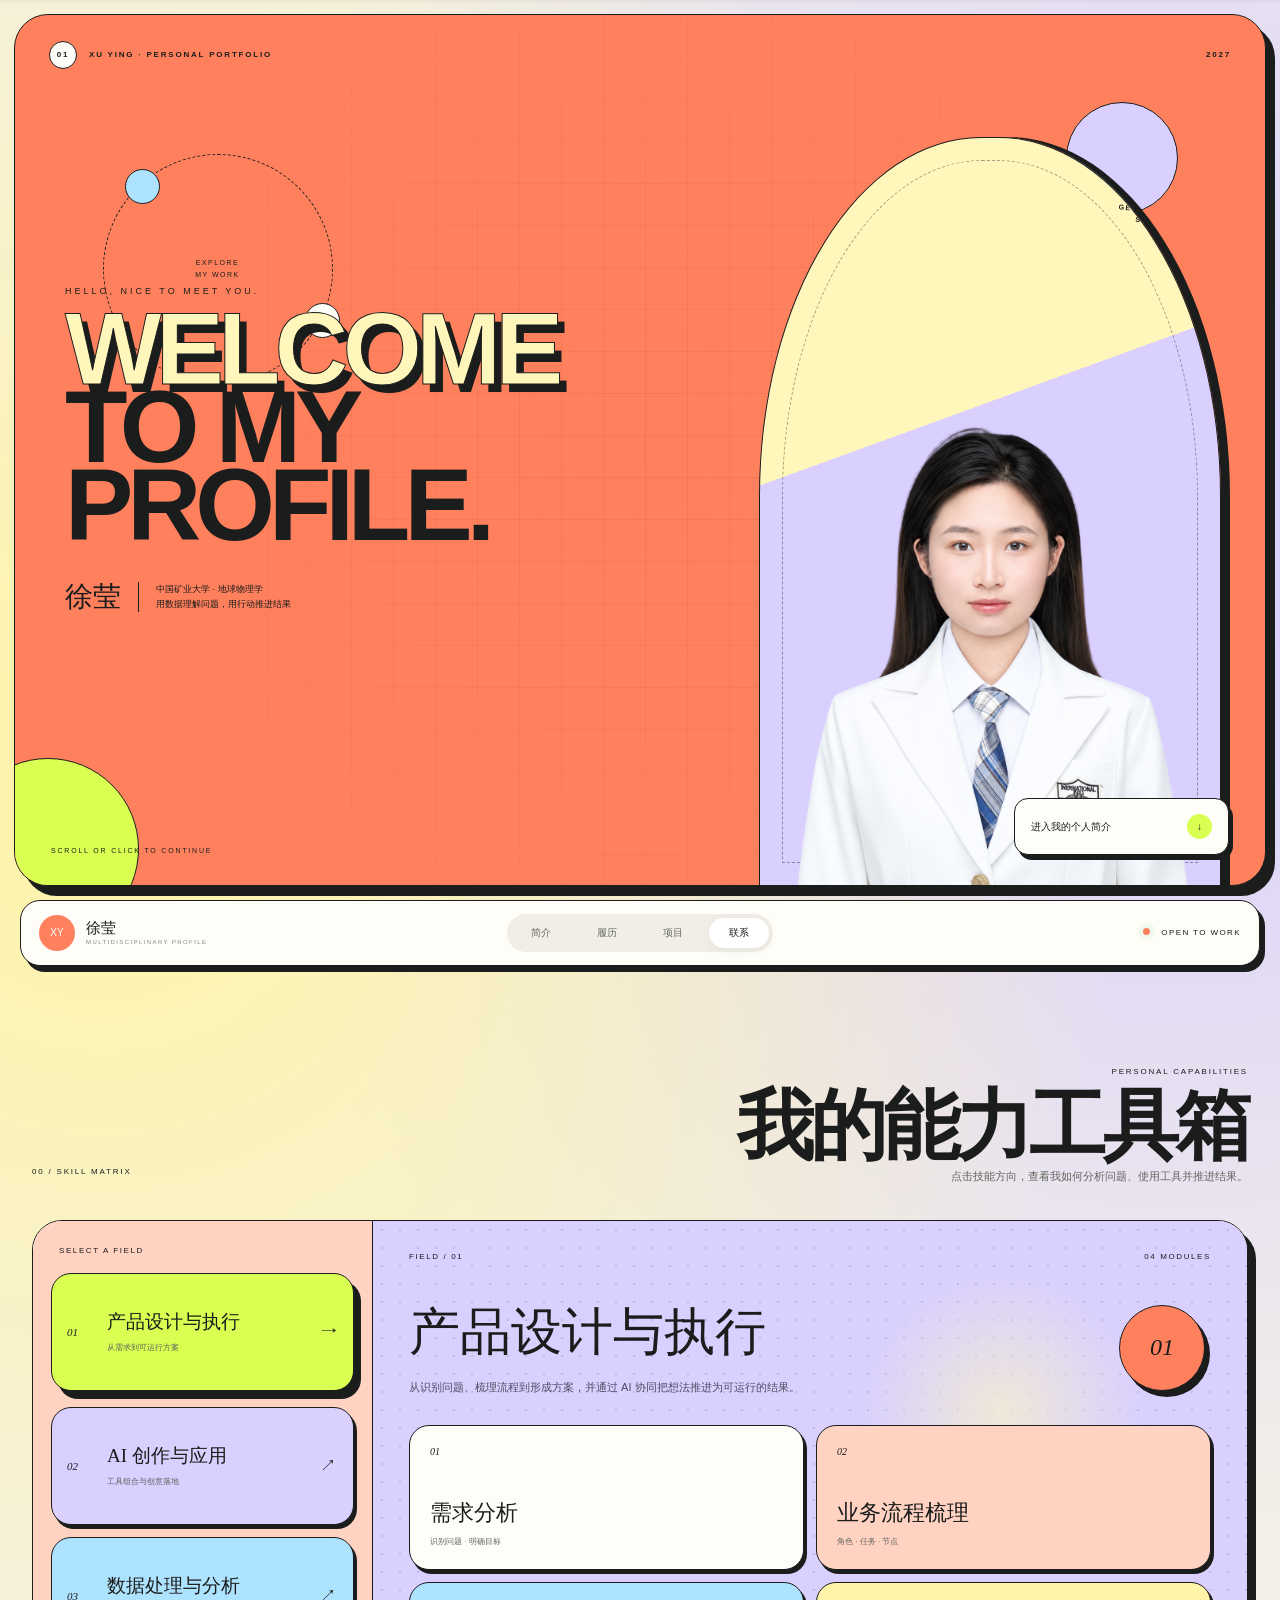
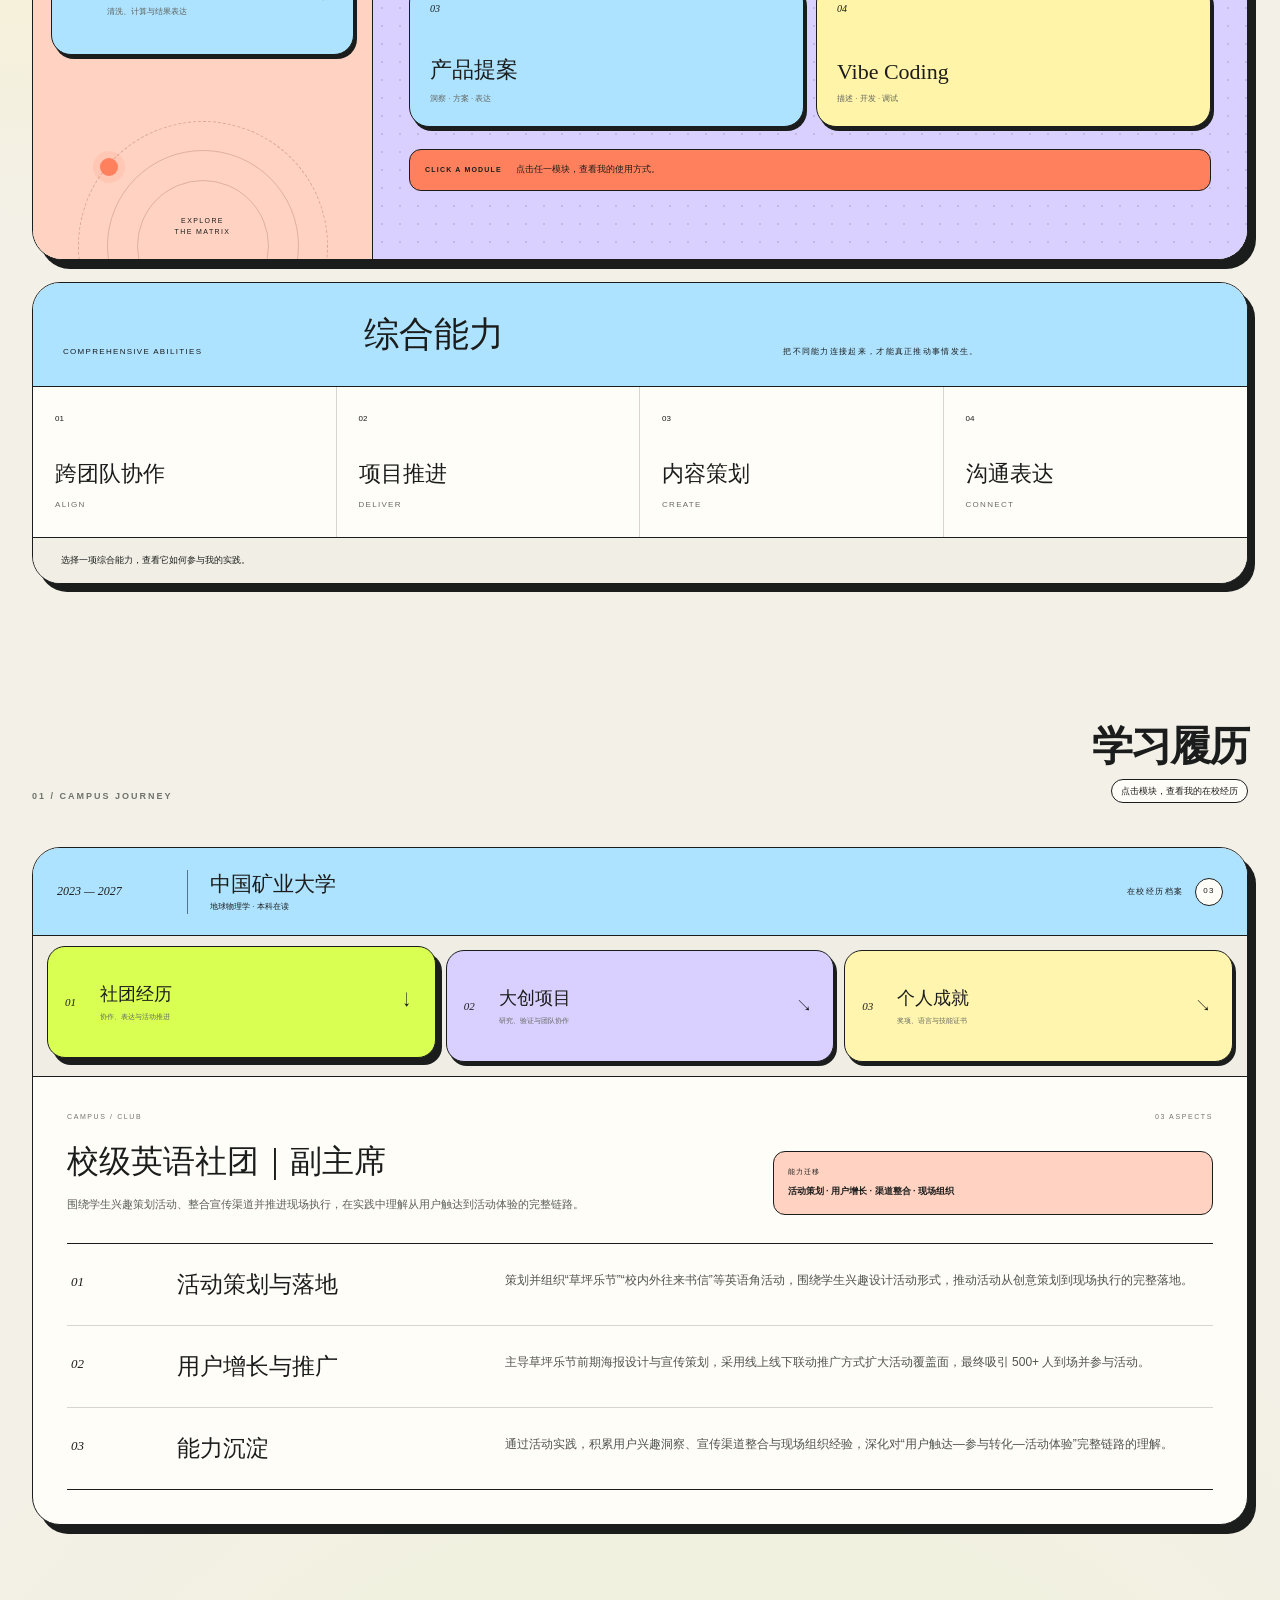
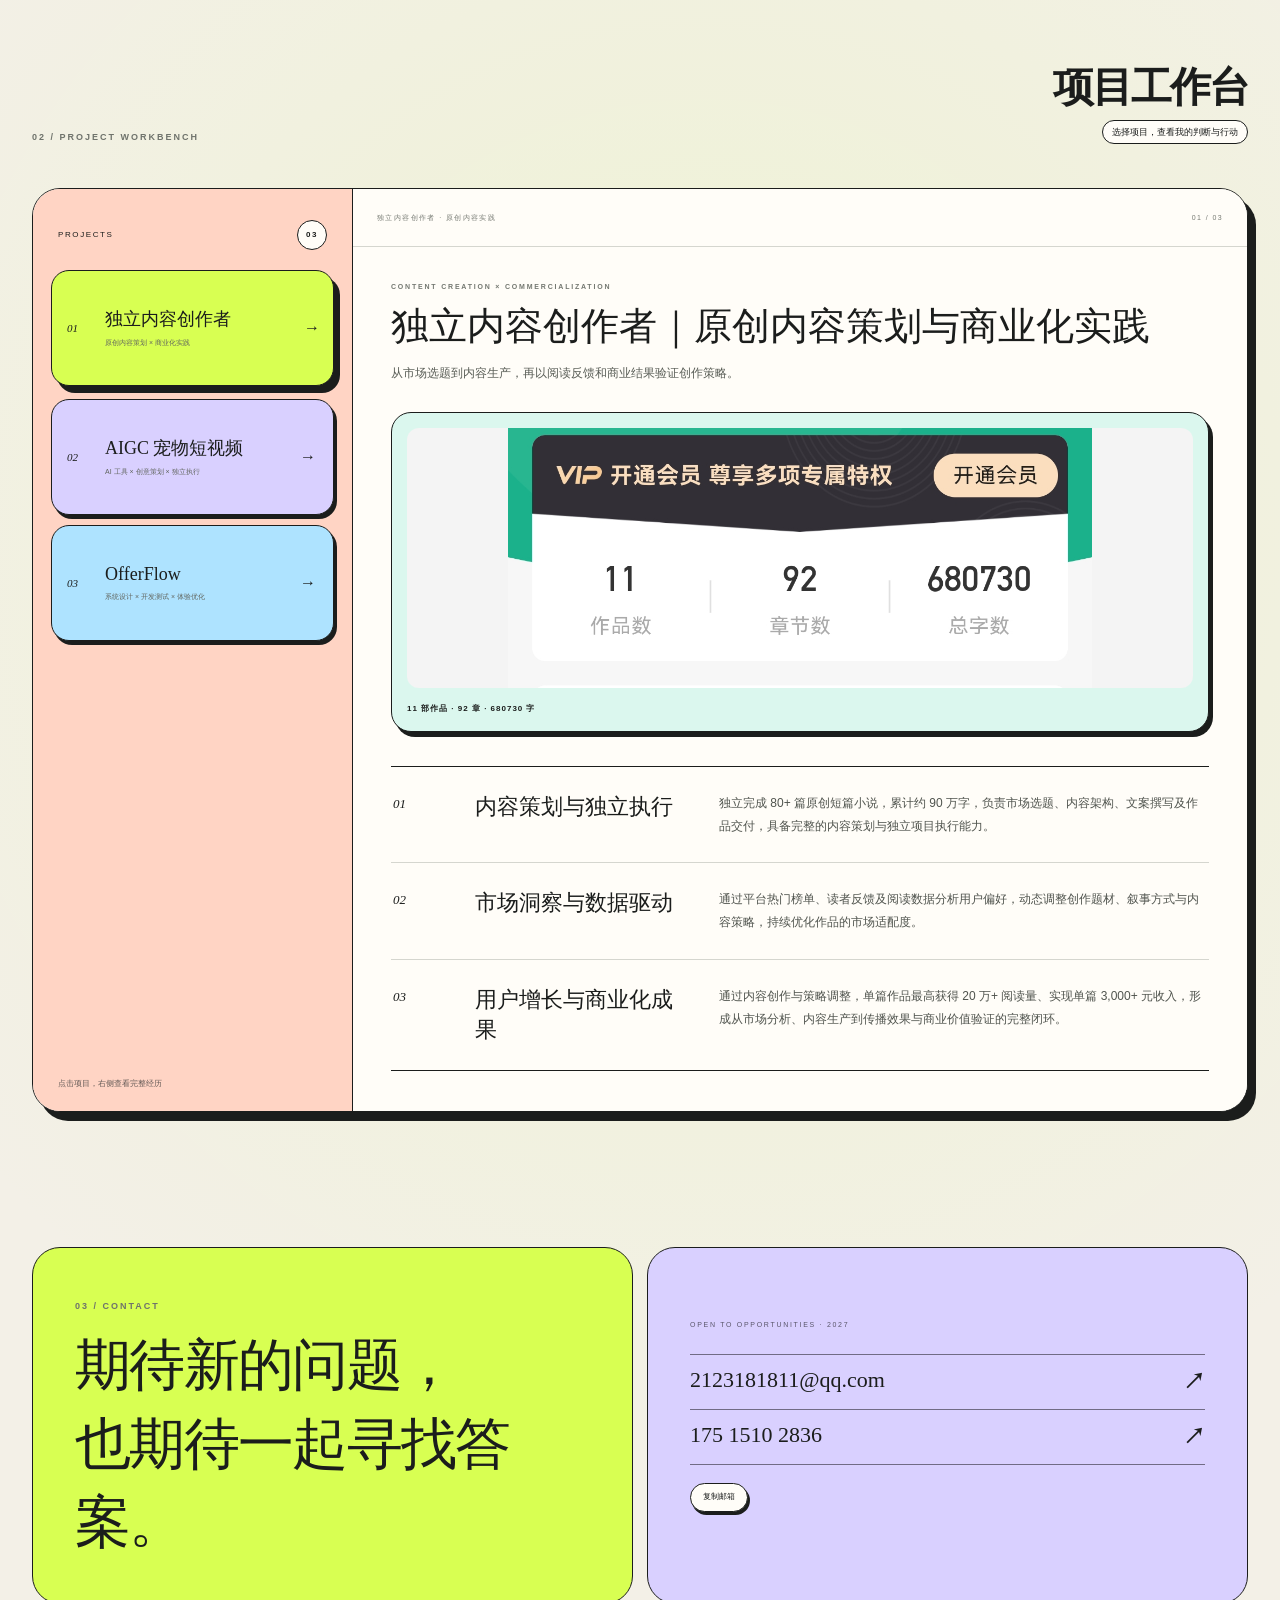
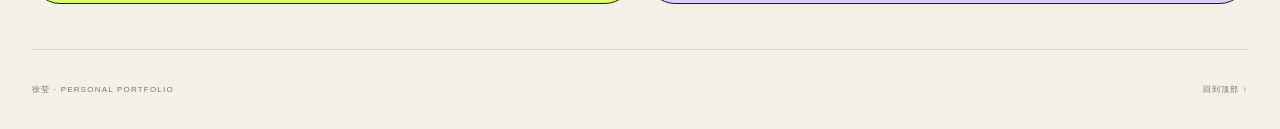
<file: index.html>
<!doctype html>
<html lang="zh-CN">
<head>
  <meta charset="UTF-8">
  <meta name="viewport" content="width=device-width,initial-scale=1">
  <meta name="description" content="徐莹的交互式个人作品集，呈现学习经历、能力与项目实践。">
  <meta name="theme-color" content="#f4f3ee">
  <title>徐莹｜个人作品集</title>
  <link rel="icon" href="data:image/svg+xml,%3Csvg xmlns='http://www.w3.org/2000/svg' viewBox='0 0 64 64'%3E%3Crect width='64' height='64' rx='16' fill='%231b1d1c'/%3E%3Ctext x='32' y='39' text-anchor='middle' font-family='Arial' font-size='20' fill='white'%3EXY%3C/text%3E%3C/svg%3E">
  <link rel="stylesheet" href="portfolio.css">
</head>
<body>
  <div class="scroll-progress" aria-hidden="true"><i></i></div>
  <div class="pointer-glow" aria-hidden="true"></div>
  <section id="welcome" class="welcome" aria-labelledby="welcome-title">
    <div class="welcome-grid" aria-hidden="true"></div>
    <p class="welcome-top"><span>01</span> XU YING · PERSONAL PORTFOLIO <i>2027</i></p>
    <div class="welcome-copy">
      <p>HELLO, NICE TO MEET YOU.</p>
      <h1 id="welcome-title"><span>WELCOME</span><br>TO MY<br>PROFILE.</h1>
      <div><b>徐莹</b><span>中国矿业大学 · 地球物理学<br>用数据理解问题，用行动推进结果</span></div>
    </div>
    <figure class="welcome-portrait" aria-label="徐莹个人形象照">
      <span aria-hidden="true">GEOPHYSICS<br>STUDENT</span>
      <img src="assets/xu-ying-portrait.png" alt="徐莹个人形象照">
    </figure>
    <div class="welcome-orbit" aria-hidden="true"><i></i><i></i><span>EXPLORE<br>MY WORK</span></div>
    <a class="welcome-enter magnetic" href="#profile"><span>进入我的个人简介</span><b>↓</b></a>
    <p class="welcome-note">SCROLL OR CLICK TO CONTINUE</p>
  </section>
  <header class="topbar">
    <a class="brand" href="#profile"><span>XY</span><div><b>徐莹</b><small>MULTIDISCIPLINARY PROFILE</small></div></a>
    <nav aria-label="主导航"><a href="#profile">简介</a><a href="#journey">履历</a><a href="#projects">项目</a><a href="#contact">联系</a></nav>
    <p class="availability"><i></i> OPEN TO WORK</p>
  </header>

  <main>
    <section id="profile" class="skills-page section-space">
      <header class="skills-heading" data-reveal>
        <p>00 / SKILL MATRIX</p>
        <div><span>PERSONAL CAPABILITIES</span><h1>我的能力工具箱</h1><p>点击技能方向，查看我如何分析问题、使用工具并推进结果。</p></div>
      </header>

      <div class="skills-shell" data-reveal>
        <aside class="skill-tabs" role="tablist" aria-label="个人技能方向">
          <p>SELECT A FIELD</p>
          <button class="active" role="tab" aria-selected="true" data-skill="product"><i>01</i><span><b>产品设计与执行</b><small>从需求到可运行方案</small></span><em>↗</em></button>
          <button role="tab" aria-selected="false" data-skill="ai"><i>02</i><span><b>AI 创作与应用</b><small>工具组合与创意落地</small></span><em>↗</em></button>
          <button role="tab" aria-selected="false" data-skill="data"><i>03</i><span><b>数据处理与分析</b><small>清洗、计算与结果表达</small></span><em>↗</em></button>
          <div class="skill-pulse" aria-hidden="true"><i></i><span>EXPLORE<br>THE MATRIX</span></div>
        </aside>

        <article class="skill-display" aria-live="polite">
          <div class="skill-glow" aria-hidden="true"></div>
          <header><p id="skill-kicker">FIELD / 01</p><span id="skill-count">04 MODULES</span></header>
          <div class="skill-intro"><div><h2 id="skill-title">产品设计与执行</h2><p id="skill-summary">从识别问题、梳理流程到形成方案，并通过 AI 协同把想法推进为可运行的结果。</p></div><b id="skill-index">01</b></div>
          <div class="skill-modules" id="skill-modules">
            <button data-module-detail="明确问题、用户与目标，为后续方案建立清晰起点。"><span>01</span><b>需求分析</b><small>识别问题 · 明确目标</small></button>
            <button data-module-detail="拆解角色、任务和关键节点，让复杂过程变得可理解。"><span>02</span><b>业务流程梳理</b><small>角色 · 任务 · 节点</small></button>
            <button data-module-detail="将洞察和解决思路组织成可沟通、可执行的方案。"><span>03</span><b>产品提案</b><small>洞察 · 方案 · 表达</small></button>
            <button data-module-detail="用自然语言与 AI 协同开发，在调试中快速验证想法。"><span>04</span><b>Vibe Coding</b><small>描述 · 开发 · 调试</small></button>
          </div>
          <p class="skill-focus" id="skill-focus"><span>CLICK A MODULE</span> 点击任一模块，查看我的使用方式。</p>
        </article>
      </div>

      <section class="general-skills" data-reveal aria-labelledby="general-title">
        <header><p>COMPREHENSIVE ABILITIES</p><h2 id="general-title">综合能力</h2><span>把不同能力连接起来，才能真正推动事情发生。</span></header>
        <div class="general-track">
          <button data-general="对齐不同角色的信息与目标，让协作过程更顺畅。"><i>01</i><b>跨团队协作</b><span>ALIGN</span></button>
          <button data-general="拆解任务、跟进节点，并将计划持续推进到交付。"><i>02</i><b>项目推进</b><span>DELIVER</span></button>
          <button data-general="从受众和目标出发，组织主题、结构与表达方式。"><i>03</i><b>内容策划</b><span>CREATE</span></button>
          <button data-general="清晰组织观点，主动反馈并推动共识形成。"><i>04</i><b>沟通表达</b><span>CONNECT</span></button>
        </div>
        <p class="general-status" id="general-status">选择一项综合能力，查看它如何参与我的实践。</p>
      </section>
    </section>

    <section id="journey" class="journey section-space">
      <header class="section-heading" data-reveal><p>01 / CAMPUS JOURNEY</p><div><h2>学习履历</h2><span>点击模块，查看我的在校经历</span></div></header>
      <div class="campus-shell" data-reveal>
        <div class="campus-summary"><span>2023 — 2027</span><div><b>中国矿业大学</b><small>地球物理学 · 本科在读</small></div><p>在校经历档案 <i>03</i></p></div>
        <div class="campus-tabs" role="tablist" aria-label="在校经历切换">
          <button class="active" role="tab" aria-selected="true" data-journey="club"><i>01</i><span><b>社团经历</b><small>协作、表达与活动推进</small></span><em>↘</em></button>
          <button role="tab" aria-selected="false" data-journey="innovation"><i>02</i><span><b>大创项目</b><small>研究、验证与团队协作</small></span><em>↘</em></button>
          <button role="tab" aria-selected="false" data-journey="achievement"><i>03</i><span><b>个人成就</b><small>奖项、语言与技能证书</small></span><em>↘</em></button>
        </div>
        <article class="campus-detail" aria-live="polite">
          <header><p class="detail-type" id="journey-type">CAMPUS / CLUB</p><span id="journey-count">03 ASPECTS</span></header>
          <div class="campus-detail-copy"><div><h3 id="journey-title">校级英语社团｜副主席</h3><p id="journey-summary">围绕学生兴趣策划活动、整合宣传渠道并推进现场执行，在实践中理解从用户触达到活动体验的完整链路。</p></div><p class="campus-ability"><span>能力迁移</span><b id="journey-result">活动策划 · 用户增长 · 渠道整合 · 现场组织</b></p></div>
          <div class="campus-cards narrative" id="journey-cards">
            <div class="experience-sheet">
              <article><span>01</span><div><h4>活动策划与落地</h4><p>策划并组织“草坪乐节”“校内外往来书信”等英语角活动，围绕学生兴趣设计活动形式，推动活动从创意策划到现场执行的完整落地。</p></div></article>
              <article><span>02</span><div><h4>用户增长与推广</h4><p>主导草坪乐节前期海报设计与宣传策划，采用线上线下联动推广方式扩大活动覆盖面，最终吸引 500+ 人到场并参与活动。</p></div></article>
              <article><span>03</span><div><h4>能力沉淀</h4><p>通过活动实践，积累用户兴趣洞察、宣传渠道整合与现场组织经验，深化对“用户触达—参与转化—活动体验”完整链路的理解。</p></div></article>
            </div>
          </div>
        </article>
      </div>
    </section>

    <section id="projects" class="projects section-space">
      <header class="section-heading" data-reveal><p>02 / PROJECT WORKBENCH</p><div><h2>项目工作台</h2><span>选择项目，查看我的判断与行动</span></div></header>
      <div class="project-workbench project-library" data-reveal>
        <aside class="project-index" role="tablist" aria-label="选择项目">
          <header><span>PROJECTS</span><b>03</b></header>
          <button class="active" role="tab" aria-selected="true" data-project="writing"><i>01</i><span><b>独立内容创作者</b><small>原创内容策划 × 商业化实践</small></span><em>→</em></button>
          <button role="tab" aria-selected="false" data-project="aigc"><i>02</i><span><b>AIGC 宠物短视频</b><small>AI 工具 × 创意策划 × 独立执行</small></span><em>→</em></button>
          <button role="tab" aria-selected="false" data-project="tracker"><i>03</i><span><b>OfferFlow</b><small>系统设计 × 开发测试 × 体验优化</small></span><em>→</em></button>
          <p>点击项目，右侧查看完整经历</p>
        </aside>

        <article class="project-panel variant-writing" aria-live="polite" tabindex="-1">
          <div class="panel-head"><p id="project-meta">独立内容创作者 · 原创内容实践</p><span id="project-index">01 / 03</span></div>
          <div class="project-detail">
            <header class="project-copy-head"><p class="story-kicker" id="project-kicker">CONTENT CREATION × COMMERCIALIZATION</p><h3 id="project-title">独立内容创作者｜原创内容策划与商业化实践</h3><p class="story-lead" id="project-lead">从市场选题到内容生产，再以阅读反馈和商业结果验证创作策略。</p><a class="project-live-link" id="project-link" href="#" target="_blank" rel="noopener" hidden>访问项目网站 <b>↗</b></a></header>
            <div class="project-media">
              <div class="visual-writing"><img src="assets/creator-metrics.jpg" alt="原创内容创作数据：11 部作品、92 章、680730 总字数"><p>11 部作品 · 92 章 · 680730 字</p></div>
              <div class="visual-aigc"><video class="project-video" controls playsinline preload="metadata" poster="assets/aigc-pet-video-poster.jpg"><source src="assets/aigc-pet-video.mp4" type="video/mp4">你的浏览器暂不支持视频播放。</video><p>从创意构思到视频成片</p></div>
              <div class="visual-tracker"><a class="offerflow-shot" href="assets/offerflow-dashboard.png" target="_blank" rel="noopener" aria-label="查看 OfferFlow 数据分析界面大图"><img src="assets/offerflow-dashboard.png" alt="OfferFlow 数据分析界面，展示投递阶段和渠道统计"><small>点击查看完整界面 ↗</small></a><p>岗位管理 · 状态跟踪 · 数据分析</p></div>
            </div>
            <div class="project-narrative" id="project-narrative">
              <article><span>01</span><div><h4>内容策划与独立执行</h4><p>独立完成 80+ 篇原创短篇小说，累计约 90 万字，负责市场选题、内容架构、文案撰写及作品交付，具备完整的内容策划与独立项目执行能力。</p></div></article>
              <article><span>02</span><div><h4>市场洞察与数据驱动</h4><p>通过平台热门榜单、读者反馈及阅读数据分析用户偏好，动态调整创作题材、叙事方式与内容策略，持续优化作品的市场适配度。</p></div></article>
              <article><span>03</span><div><h4>用户增长与商业化成果</h4><p>通过内容创作与策略调整，单篇作品最高获得 20 万+ 阅读量、实现单篇 3,000+ 元收入，形成从市场分析、内容生产到传播效果与商业价值验证的完整闭环。</p></div></article>
            </div>
          </div>
        </article>
      </div>
    </section>

    <section id="contact" class="contact section-space" data-reveal>
      <div><p>03 / CONTACT</p><h2>期待新的问题，<br>也期待一起寻找答案。</h2></div>
      <div class="contact-card"><span>OPEN TO OPPORTUNITIES · 2027</span><div class="contact-links"><a href="mailto:2123181811@qq.com">2123181811@qq.com <b>↗</b></a><a href="tel:17515102836">175 1510 2836 <b>↗</b></a></div><button id="copy" type="button">复制邮箱</button><p id="copy-status" role="status" aria-live="polite"></p></div>
    </section>
  </main>
  <footer><p>徐莹 · PERSONAL PORTFOLIO</p><a href="#profile">回到顶部 ↑</a></footer>
  <script src="app.js"></script>
</body>
</html>
</file>
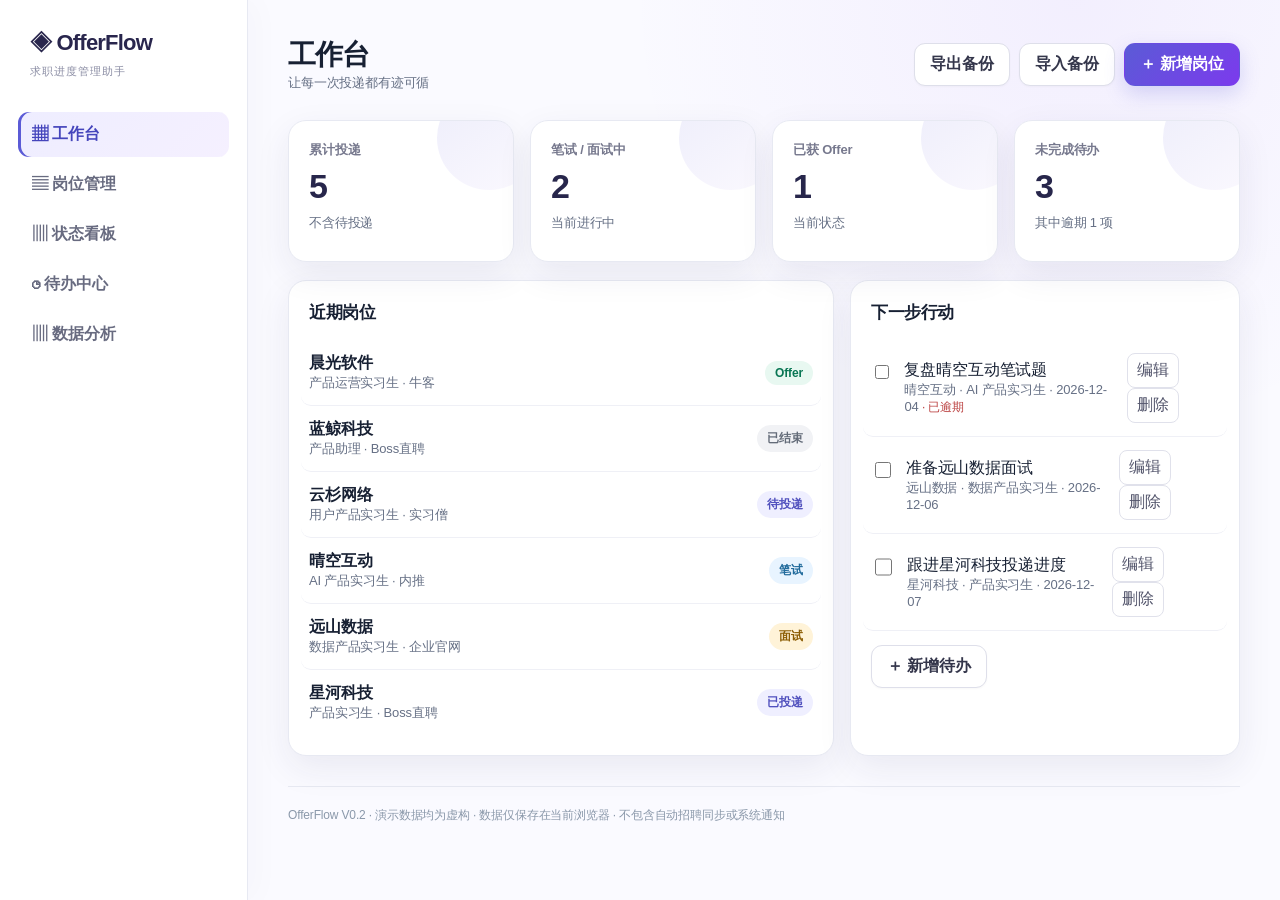
<file: offerflow/index.html>
<!doctype html><html lang="zh-CN"><head><meta charset="UTF-8"><meta name="viewport" content="width=device-width,initial-scale=1"><title>OfferFlow · 求职进度管理</title><style>
:root{font-family:Inter,-apple-system,BlinkMacSystemFont,'Segoe UI','Microsoft YaHei',sans-serif;color:#17243a;background:#f5f7fb}*{box-sizing:border-box}body{margin:0}button,input,select,textarea{font:inherit}button{cursor:pointer}button:disabled{opacity:.5;cursor:not-allowed}.app{display:flex;min-height:100vh}.side{width:230px;background:#14243e;color:#eaf0fb;padding:25px 15px;flex-shrink:0}.brand{font-size:23px;font-weight:800;letter-spacing:-.8px;padding:0 12px 25px}.brand small{display:block;font-size:11px;color:#9aacc9;font-weight:400;letter-spacing:1px;margin-top:6px}.nav{display:block;width:100%;background:transparent;border:0;text-align:left;color:#aebed7;padding:13px 14px;border-radius:11px;margin:4px 0}.nav.active,.nav:hover{background:#294269;color:white}.main{flex:1;min-width:0;padding:32px;max-width:1600px}.top{display:flex;align-items:center;justify-content:space-between;gap:12px;margin-bottom:26px}.top h1{margin:0;font-size:27px}.muted{color:#728097;font-size:13px}.actions{display:flex;gap:9px;flex-wrap:wrap}.btn{border:1px solid #dbe3ef;border-radius:10px;background:white;padding:10px 15px;color:#223553;font-weight:600}.btn.primary{background:#4b66d8;color:white;border-color:#4b66d8}.btn.danger{color:#b33742}.btn:hover{filter:brightness(.97)}.cards{display:grid;grid-template-columns:repeat(4,minmax(0,1fr));gap:15px}.card,.panel{background:white;border:1px solid #e6ebf3;border-radius:16px;padding:20px;box-shadow:0 4px 20px #243c6506}.card .number{font-size:32px;font-weight:800;margin:8px 0}.card .label{color:#697990;font-size:13px}.layout2{display:grid;grid-template-columns:1.4fr 1fr;gap:16px;margin-top:18px}.panel h2{font-size:17px;margin:0 0 16px}.listrow{display:flex;justify-content:space-between;align-items:center;gap:12px;padding:12px 0;border-bottom:1px solid #edf1f7}.listrow:last-child{border-bottom:0}.tag{font-size:12px;border-radius:20px;padding:5px 10px;background:#edf2ff;color:#425bb6;white-space:nowrap}.status-面试{background:#fef1d7;color:#996a13}.status-Offer{background:#e2f7ec;color:#18794c}.status-已结束{background:#f1f2f5;color:#717d8e}.status-笔试{background:#e9f4ff;color:#2d6d9e}.toolbar{display:flex;flex-wrap:wrap;gap:10px;margin-bottom:16px}.field{border:1px solid #dce4ef;border-radius:9px;background:white;padding:10px 12px;min-width:0}.grow{flex:1}.tablewrap{overflow:auto}.tbl{border-collapse:collapse;width:100%;min-width:780px}.tbl th{text-align:left;font-size:12px;color:#75849b;background:#f8faff;padding:13px}.tbl td{border-bottom:1px solid #eef1f6;padding:13px;font-size:13px}.tbl tr:last-child td{border-bottom:0}.smallbtn{background:white;border:1px solid #e2e7f0;border-radius:8px;padding:6px 9px;color:#3e567c;margin-right:4px}.board{display:grid;grid-template-columns:repeat(6,minmax(185px,1fr));gap:12px;overflow-x:auto;padding-bottom:10px}.lane{background:#edf1f8;border-radius:13px;padding:12px;min-height:240px}.lane h3{font-size:13px;margin:4px 2px 15px}.jobcard{background:white;border:1px solid #e2e8f1;border-radius:12px;padding:13px;margin-bottom:10px;cursor:pointer}.jobcard:hover{border-color:#9aaaf0}.jobcard strong{display:block;font-size:13px;margin-bottom:6px}.jobcard small{color:#718097}.progress{height:9px;border-radius:20px;background:#edf1f8;overflow:hidden}.bar{height:100%;background:#6478e8;border-radius:20px}.chartrow{display:grid;grid-template-columns:110px 1fr 45px;gap:12px;align-items:center;margin:16px 0;font-size:13px}.empty{color:#8794a6;text-align:center;padding:35px 15px}.modal{position:fixed;inset:0;background:#10213c85;display:none;align-items:center;justify-content:center;padding:18px;z-index:10}.modal.open{display:flex}.dialog{background:white;border-radius:18px;padding:24px;width:min(590px,100%);max-height:90vh;overflow:auto;box-shadow:0 24px 80px #08152d45}.dialog h2{margin:0 0 18px}.formgrid{display:grid;grid-template-columns:1fr 1fr;gap:13px}.formgrid label{display:flex;flex-direction:column;gap:6px;font-size:12px;font-weight:600;color:#5e6d82}.formgrid .full{grid-column:1/-1}.formgrid input,.formgrid select,.formgrid textarea{width:100%;border:1px solid #dce3ee;border-radius:9px;padding:10px;color:#17243a;background:white}.dialogfooter{display:flex;justify-content:flex-end;gap:8px;margin-top:20px}.check{accent-color:#526be0;width:18px;height:18px}.taskdone{text-decoration:line-through;color:#9aa5b4}.overdue{color:#bb4141;font-size:12px}.hint{font-size:12px;color:#728097;line-height:1.7}.footer{color:#8a98aa;font-size:12px;margin-top:30px}.hide{display:none!important}@media(max-width:900px){.side{width:75px;padding:20px 7px}.brand{font-size:14px;padding:0 3px 15px}.brand small{display:none}.nav{font-size:11px;padding:12px 4px;text-align:center}.main{padding:20px}.cards{grid-template-columns:repeat(2,1fr)}.layout2{grid-template-columns:1fr}}@media(max-width:520px){.app{display:block}.side{width:100%;padding:12px;display:flex;align-items:center;overflow:auto;gap:3px}.brand{font-size:16px;padding:0 12px 0 0;white-space:nowrap}.nav{white-space:nowrap;width:auto;font-size:12px;padding:10px}.main{padding:15px}.top{align-items:flex-start;flex-direction:column}.top h1{font-size:23px}.cards{gap:8px}.card{padding:14px}.card .number{font-size:25px}.formgrid{grid-template-columns:1fr}.board{grid-template-columns:repeat(6,200px)}}
</style><style>
:root{color-scheme:light;--indigo:#5b5bd6;--indigo-dark:#4545bc;--purple:#7c3aed;--ink:#172033;--muted:#667085;--line:#e7e9f2;--soft:#f7f7fb;--success:#16805b;--danger:#c93c4b;--shadow:0 12px 35px rgba(39,39,94,.08)}body{background:#fafaff;color:var(--ink);letter-spacing:-.01em}.app{background:radial-gradient(circle at 84% 0,rgba(124,58,237,.06),transparent 32%),#fafaff}.side{width:248px;background:rgba(255,255,255,.94);color:var(--ink);border-right:1px solid var(--line);padding:28px 18px;position:sticky;top:0;height:100vh;box-shadow:8px 0 30px rgba(45,45,90,.025);backdrop-filter:blur(16px)}.brand{color:#29264d;padding:0 12px 28px;font-size:22px;display:flex;flex-direction:column;gap:2px}.brand::first-letter{color:var(--indigo)}.brand small{color:#8b8da4;margin-top:4px}.nav{color:#686b80;font-weight:650;padding:12px 14px;margin:5px 0;transition:background .18s,color .18s,transform .18s,box-shadow .18s}.nav:hover{color:var(--indigo-dark);background:#f2f1ff;transform:translateX(2px)}.nav.active{color:var(--indigo-dark);background:linear-gradient(135deg,#eeedff,#f5f0ff);box-shadow:inset 3px 0 var(--indigo)}.main{padding:36px 40px 28px;max-width:none}.top{margin-bottom:28px}.top h1{font-size:28px;letter-spacing:-.035em}.muted{color:var(--muted)}.btn,.smallbtn,.field,.formgrid input,.formgrid select,.formgrid textarea{transition:border-color .18s,box-shadow .18s,background .18s,transform .18s}.btn{border-color:#dedfea;border-radius:11px;color:#34364b;box-shadow:0 1px 2px rgba(16,24,40,.03)}.btn:hover:not(:disabled),.smallbtn:hover{border-color:#b8b6e8;background:#f8f7ff;transform:translateY(-1px)}.btn:active:not(:disabled),.smallbtn:active{transform:translateY(0)}.btn.primary{background:linear-gradient(135deg,var(--indigo),var(--purple));border-color:transparent;box-shadow:0 8px 20px rgba(91,91,214,.22)}.btn.primary:hover:not(:disabled){background:linear-gradient(135deg,var(--indigo-dark),#6d28d9);filter:none}.btn:focus-visible,.smallbtn:focus-visible,.nav:focus-visible,.field:focus-visible,.formgrid input:focus-visible,.formgrid select:focus-visible,.formgrid textarea:focus-visible,.jobcard:focus-visible{outline:3px solid rgba(91,91,214,.18);outline-offset:2px}.cards{gap:16px}.card,.panel{border-color:var(--line);border-radius:18px;box-shadow:var(--shadow)}.card{position:relative;overflow:hidden;min-height:142px}.card::after{content:"";position:absolute;right:-28px;top:-35px;width:104px;height:104px;border-radius:50%;background:linear-gradient(145deg,rgba(91,91,214,.11),rgba(124,58,237,.03))}.card .number{font-size:34px;letter-spacing:-.045em;color:#27264b}.card .label{text-transform:none;color:#77798e;font-weight:600}.panel h2{letter-spacing:-.025em}.listrow{border-color:#eff0f6;border-radius:10px;padding:13px 8px;margin:0 -8px;transition:background .16s}.listrow:hover{background:#fafaff}.tag{background:#efefff;color:#5050be;font-weight:650}.status-面试{background:#fff3d8;color:#8d5e05}.status-Offer{background:#e8f8f1;color:#087653}.status-已结束{background:#f1f2f5;color:#636b78}.status-笔试{background:#e8f4ff;color:#216b9c}.toolbar{padding:14px;background:white;border:1px solid var(--line);border-radius:16px;box-shadow:0 6px 20px rgba(39,39,94,.04)}.field,.formgrid input,.formgrid select,.formgrid textarea{border-color:#dfe1eb;border-radius:10px}.field:focus,.formgrid input:focus,.formgrid select:focus,.formgrid textarea:focus{border-color:#8383df;box-shadow:0 0 0 4px rgba(91,91,214,.1);outline:none}.tbl th{background:#f8f8fc;color:#717489;font-weight:700}.tbl tbody tr{transition:background .16s}.tbl tbody tr:hover{background:#fafaff}.smallbtn{border-color:#e0e1eb;color:#52546b}.board{gap:14px}.lane{background:#f3f3f8;border:1px solid #e9e9f1;border-radius:16px;padding:13px}.lane h3{display:flex;justify-content:space-between;align-items:center;color:#3e4054}.jobcard{border-color:#e4e4ee;border-radius:13px;box-shadow:0 3px 10px rgba(36,36,77,.04);transition:transform .18s,border-color .18s,box-shadow .18s}.jobcard:hover{border-color:#aaa8e4;transform:translateY(-2px);box-shadow:0 9px 22px rgba(46,46,103,.09)}.bar{background:linear-gradient(90deg,var(--indigo),var(--purple))}.empty{background:linear-gradient(145deg,#fafaff,#f7f5ff);border:1px dashed #d8d6ed;border-radius:13px;margin:6px 0;color:#84869a}.modal{background:rgba(22,24,45,.42);backdrop-filter:blur(5px);animation:fadein .15s ease}.dialog{border:1px solid rgba(255,255,255,.8);border-radius:20px;box-shadow:0 28px 90px rgba(21,22,52,.25);animation:popin .2s ease}.formgrid label{color:#56596d}.dialogfooter{border-top:1px solid #eeeef5;padding-top:18px}.history{margin-top:16px;padding:13px 14px;background:#f8f7ff;border:1px solid #e7e4ff;border-radius:11px}.historyline{margin-top:7px;display:flex;gap:7px;flex-wrap:wrap;align-items:center}.historyitem{background:white;border:1px solid #e2e1f0;border-radius:999px;padding:4px 8px}.toast-stack{position:fixed;right:22px;bottom:22px;z-index:30;display:grid;gap:10px;pointer-events:none}.toast{min-width:260px;max-width:390px;background:#24243c;color:white;border-radius:13px;padding:13px 16px;box-shadow:0 16px 40px rgba(15,16,37,.28);animation:toastin .22s ease;display:flex;align-items:center;gap:10px}.toast.success::before{content:'✓';display:grid;place-items:center;width:22px;height:22px;border-radius:50%;background:#27a97b}.toast.error::before{content:'!';display:grid;place-items:center;width:22px;height:22px;border-radius:50%;background:#d64a58}.content-loading{opacity:.55;transform:translateY(3px)}#content{transition:opacity .15s,transform .15s}.footer{border-top:1px solid var(--line);padding-top:20px}.lane-empty{font-size:12px;color:#9698a8;text-align:center;padding:26px 8px;border:1px dashed #d8d9e4;border-radius:11px}.count-pill{background:white;border:1px solid #e0e1eb;border-radius:999px;padding:2px 7px;font-size:11px;color:#73758a}@keyframes fadein{from{opacity:0}}@keyframes popin{from{opacity:0;transform:translateY(8px) scale(.985)}}@keyframes toastin{from{opacity:0;transform:translateY(8px)}}@media(max-width:900px){.side{width:82px;padding:22px 8px}.main{padding:26px 22px}.nav{font-size:11px}.cards{grid-template-columns:repeat(2,1fr)}}@media(max-width:520px){.app{display:block}.side{width:100%;height:auto;position:sticky;z-index:5;padding:10px 12px}.brand{padding:0 10px 0 0}.main{padding:20px 14px}.actions{width:100%}.actions .btn{flex:1;padding:9px 8px}.toolbar{padding:10px}.card{min-height:124px}.toast-stack{left:14px;right:14px;bottom:14px}.toast{min-width:0}.dialog{padding:20px 17px}}
@media(prefers-reduced-motion:reduce){*,*::before,*::after{animation-duration:.01ms!important;transition-duration:.01ms!important}}
.tasks-layout{display:grid;grid-template-columns:minmax(0,1fr) 356px;gap:18px;align-items:start}.tasks-main{min-width:0}.calendar-panel{position:sticky;top:28px;padding:18px}.calendar-head{display:flex;align-items:center;justify-content:space-between;gap:10px;margin-bottom:16px}.calendar-head h2{margin:0;font-size:16px}.calendar-actions{display:flex;align-items:center;gap:5px}.calendar-nav{width:31px;height:31px;border:1px solid #e0e1eb;border-radius:9px;background:white;color:#55576d;display:grid;place-items:center;font-size:17px;line-height:1;transition:border-color .18s,background .18s,transform .18s}.calendar-nav:hover{border-color:#aaa8e4;background:#f6f4ff;transform:translateY(-1px)}.calendar-nav:focus-visible{outline:3px solid rgba(91,91,214,.18);outline-offset:2px}.calendar-today{width:auto;padding:0 9px;font-size:12px;font-weight:650}.calendar-week,.calendar-grid{display:grid;grid-template-columns:repeat(7,minmax(0,1fr))}.calendar-week span{text-align:center;color:#9496a8;font-size:11px;font-weight:700;padding:4px 0 9px}.calendar-day{position:relative;min-height:61px;border:0;background:transparent;border-radius:11px;padding:7px 3px 5px;color:#3f4155;text-align:center;display:flex;flex-direction:column;align-items:center;gap:5px}.calendar-day.other{color:#c2c3cf}.calendar-day.today{background:#f0efff;color:#4646bd;font-weight:750}.calendar-day.has-tasks:not(.today):hover{background:#f8f7ff}.calendar-date{font-size:12px;line-height:18px}.calendar-dots{width:100%;display:flex;justify-content:center;align-content:flex-start;flex-wrap:wrap;gap:3px;min-height:9px;padding:0 2px}.calendar-dot{width:5px;height:5px;border-radius:50%;background:linear-gradient(135deg,var(--indigo),var(--purple));box-shadow:0 0 0 1px rgba(91,91,214,.06)}.calendar-dot.done{background:#bdc0cc}.calendar-legend{display:flex;align-items:center;gap:13px;margin-top:13px;padding-top:13px;border-top:1px solid #efeff5;color:#898b9c;font-size:11px}.calendar-legend span{display:flex;align-items:center;gap:5px}.calendar-legend i{display:inline-block;width:6px;height:6px;border-radius:50%;background:var(--indigo)}.calendar-legend .done-key i{background:#bdc0cc}.calendar-summary{margin-top:11px;padding:10px 12px;border-radius:10px;background:#f8f7ff;color:#65677b;font-size:12px;line-height:1.55}@media(max-width:1100px){.tasks-layout{grid-template-columns:minmax(0,1fr) 320px}.calendar-day{min-height:56px}}@media(max-width:820px){.tasks-layout{grid-template-columns:1fr}.calendar-panel{position:static;order:-1}.tasks-main{order:2}}@media(max-width:520px){.calendar-panel{padding:15px}.calendar-day{min-height:48px;padding-top:5px}.calendar-dots{gap:2px}.calendar-dot{width:4px;height:4px}}
</style></head><body><div class="app"><aside class="side"><div class="brand">◈ OfferFlow<small>求职进度管理助手</small></div><button class="nav active" data-page="dashboard">▦ 工作台</button><button class="nav" data-page="jobs">▤ 岗位管理</button><button class="nav" data-page="board">▥ 状态看板</button><button class="nav" data-page="tasks">◷ 待办中心</button><button class="nav" data-page="analytics">▥ 数据分析</button></aside><main class="main"><div class="top"><div><h1 id="pageTitle">工作台</h1><div class="muted" id="subtitle">让每一次投递都有迹可循</div></div><div class="actions"><button class="btn" id="exportBtn">导出备份</button><button class="btn" id="importBtn">导入备份</button><button class="btn primary" id="addJobTop">＋ 新增岗位</button></div></div><section id="content" aria-live="polite"></section><div class="footer">OfferFlow V0.2 · 演示数据均为虚构 · 数据仅保存在当前浏览器 · 不包含自动招聘同步或系统通知</div></main></div><div class="toast-stack" id="toastStack" aria-live="polite" aria-atomic="true"></div>
<div class="modal" id="jobModal"><div class="dialog"><h2 id="jobModalTitle">新增岗位</h2><form id="jobForm"><input type="hidden" id="jobId"><div class="formgrid"><label>公司名称 *<input id="company" required maxlength="80" placeholder="例如：星河科技"></label><label>岗位名称 *<input id="role" required maxlength="100" placeholder="例如：产品经理实习生"></label><label>投递渠道<select id="channel"><option>Boss直聘</option><option>实习僧</option><option>牛客</option><option>企业官网</option><option>内推</option><option>其他</option></select></label><label>当前状态<select id="status"><option>待投递</option><option>已投递</option><option>笔试</option><option>面试</option><option>Offer</option><option>已结束</option></select></label><label>投递日期<input id="applied" type="date"></label><label>下次跟进日期<input id="followup" type="date"></label><label class="full">岗位链接<input id="url" type="url" placeholder="https://..."></label><label class="full">简历版本 / 备注<textarea id="notes" rows="3" placeholder="例如：产品岗简历 V2；需要准备竞品分析"></textarea></label></div><div id="jobHistory" class="hint" style="margin-top:14px"></div><div class="dialogfooter"><button type="button" class="btn" data-close>取消</button><button class="btn primary" type="submit">保存岗位</button></div></form></div></div>
<div class="modal" id="taskModal"><div class="dialog"><h2 id="taskModalTitle">新增待办</h2><form id="taskForm"><input type="hidden" id="taskId"><div class="formgrid"><label class="full">任务内容 *<input id="taskText" required maxlength="160" placeholder="例如：准备产品实习一面"></label><label>关联岗位<select id="taskJob"></select></label><label>截止日期<input id="taskDue" type="date"></label></div><div class="dialogfooter"><button type="button" class="btn" data-close>取消</button><button type="submit" class="btn primary">保存待办</button></div></form></div></div><input type="file" accept="application/json,.json" id="fileInput" hidden>
<script>
(()=>{'use strict';const KEY='offerflow_v01_data';const statuses=['待投递','已投递','笔试','面试','Offer','已结束'];const esc=s=>String(s??'').replace(/[&<>"']/g,c=>({'&':'&amp;','<':'&lt;','>':'&gt;','"':'&quot;',"'":'&#39;'}[c]));const id=()=>typeof crypto!=='undefined'&&crypto.randomUUID?crypto.randomUUID():Date.now()+'-'+Math.random().toString(36).slice(2);const today=()=>new Date().toLocaleDateString('en-CA');const offset=n=>{let d=new Date();d.setDate(d.getDate()+n);return d.toLocaleDateString('en-CA')};let data;let page='dashboard';const $=s=>document.querySelector(s);function seed(){const mk=(company,role,status,channel,day,follow)=>({id:id(),company,role,status,channel,applied:offset(day),followup:follow==null?'':offset(follow),url:'',notes:'演示数据',history:[{status,date:offset(day)}]});const jobs=[mk('星河科技','产品实习生','已投递','Boss直聘',-8,2),mk('远山数据','数据产品实习生','面试','企业官网',-14,1),mk('晴空互动','AI 产品实习生','笔试','内推',-6,3),mk('云杉网络','用户产品实习生','待投递','实习僧',0,null),mk('蓝鲸科技','产品助理','已结束','Boss直聘',-25,null),mk('晨光软件','产品运营实习生','Offer','牛客',-32,null)];return {jobs,tasks:[{id:id(),text:'准备远山数据面试',jobId:jobs[1].id,due:offset(1),done:false},{id:id(),text:'跟进星河科技投递进度',jobId:jobs[0].id,due:offset(2),done:false},{id:id(),text:'复盘晴空互动笔试题',jobId:jobs[2].id,due:offset(-1),done:false}]}}function load(){try{let v=JSON.parse(localStorage.getItem(KEY));if(v&&Array.isArray(v.jobs)&&Array.isArray(v.tasks))return v}catch(e){}return seed()}data=load();function save(){try{localStorage.setItem(KEY,JSON.stringify(data));return true}catch(e){alert('保存失败：浏览器可能禁用了本地存储。请尝试使用 Chrome 或 Edge 正常窗口打开，并检查浏览器存储权限。');console.error('OfferFlow save error:',e);return false}}const labelJob=j=>j?`${j.company} · ${j.role}`:'未关联岗位';const findJob=x=>data.jobs.find(j=>j.id===x);const stat=s=>data.jobs.filter(j=>j.status===s).length;const appliedJobs=()=>data.jobs.filter(j=>j.status!=='待投递');const activeTasks=()=>data.tasks.filter(t=>!t.done).sort((a,b)=>(a.due||'9999').localeCompare(b.due||'9999'));function badge(s){return `<span class="tag status-${esc(s)}">${esc(s)}</span>`}function rowJob(j){return `<div class="listrow"><div><strong>${esc(j.company)}</strong><div class="muted">${esc(j.role)} · ${esc(j.channel)}</div></div>${badge(j.status)}</div>`}function taskRow(t){const j=findJob(t.jobId),over=t.due&&t.due<today()&&!t.done;return `<div class="listrow"><div style="display:flex;gap:12px;align-items:flex-start"><input type="checkbox" class="check" data-toggle-task="${esc(t.id)}" ${t.done?'checked':''}><div><div class="${t.done?'taskdone':''}">${esc(t.text)}</div><div class="muted">${esc(labelJob(j))} · ${t.due?esc(t.due):'无截止日期'} ${over?'<span class="overdue">· 已逾期</span>':''}</div></div></div><div><button class="smallbtn" data-edit-task="${esc(t.id)}">编辑</button><button class="smallbtn" data-del-task="${esc(t.id)}">删除</button></div></div>`}function dashboard(){const jobs=appliedJobs();return `<div class="cards"><div class="card"><div class="label">累计投递</div><div class="number">${jobs.length}</div><div class="muted">不含待投递</div></div><div class="card"><div class="label">笔试 / 面试中</div><div class="number">${stat('笔试')+stat('面试')}</div><div class="muted">当前进行中</div></div><div class="card"><div class="label">已获 Offer</div><div class="number">${stat('Offer')}</div><div class="muted">当前状态</div></div><div class="card"><div class="label">未完成待办</div><div class="number">${activeTasks().length}</div><div class="muted">其中逾期 ${activeTasks().filter(t=>t.due&&t.due<today()).length} 项</div></div></div><div class="layout2"><div class="panel"><h2>近期岗位</h2>${data.jobs.length?data.jobs.slice().reverse().slice(0,6).map(rowJob).join(''):'<div class="empty">暂无岗位，点击右上角新增</div>'}</div><div class="panel"><h2>下一步行动</h2>${activeTasks().length?activeTasks().slice(0,5).map(taskRow).join(''):'<div class="empty">所有待办已完成</div>'}<button class="btn" data-add-task style="margin-top:14px">＋ 新增待办</button></div></div>`}function jobsPage(){return `<div class="toolbar"><input class="field grow" id="searchJobs" placeholder="搜索公司或岗位名称"><select class="field" id="filterStatus"><option value="">全部状态</option>${statuses.map(s=>`<option>${s}</option>`).join('')}</select><button class="btn" data-add-job>＋ 新增岗位</button></div><div class="panel tablewrap"><table class="tbl"><thead><tr><th>公司 / 岗位</th><th>渠道</th><th>状态</th><th>投递日期</th><th>跟进日期</th><th>操作</th></tr></thead><tbody id="jobRows"></tbody></table></div>`}function fillJobRows(){const q=($('#searchJobs')?.value||'').trim().toLowerCase(),s=$('#filterStatus')?.value||'';const jobs=data.jobs.filter(j=>(!s||j.status===s)&&(!q||(j.company+' '+j.role).toLowerCase().includes(q)));$('#jobRows').innerHTML=jobs.length?jobs.map(j=>`<tr><td><strong>${esc(j.company)}</strong><div class="muted">${esc(j.role)}</div></td><td>${esc(j.channel)}</td><td>${badge(j.status)}</td><td>${esc(j.applied||'—')}</td><td>${esc(j.followup||'—')}</td><td><button class="smallbtn" data-edit-job="${esc(j.id)}">编辑</button><button class="smallbtn" data-del-job="${esc(j.id)}">删除</button></td></tr>`).join(''):'<tr><td colspan="6" class="empty">没有符合条件的岗位</td></tr>'}function board(){return `<p class="muted">点击岗位卡片编辑信息与状态。状态变更会写入岗位历史记录。</p><div class="board">${statuses.map(s=>`<div class="lane"><h3>${s} <span class="muted">(${stat(s)})</span></h3>${data.jobs.filter(j=>j.status===s).map(j=>`<div class="jobcard" data-edit-job="${esc(j.id)}"><strong>${esc(j.company)}</strong><div class="muted">${esc(j.role)}</div><small>${esc(j.applied||'尚未填写日期')}</small></div>`).join('')||'<div class="muted">暂无岗位</div>'}</div>`).join('')}</div>`}function tasks(){return `<div class="toolbar"><button class="btn primary" data-add-task>＋ 新增待办</button><select class="field" id="taskFilter"><option value="all">全部任务</option><option value="pending">未完成</option><option value="done">已完成</option></select></div><div class="panel" id="taskRows"></div>`}function fillTasks(){let f=$('#taskFilter')?.value||'all';let arr=data.tasks.filter(t=>f==='all'||(f==='done'?t.done:!t.done)).sort((a,b)=>(a.due||'9999').localeCompare(b.due||'9999'));$('#taskRows').innerHTML=arr.length?arr.map(taskRow).join(''):'<div class="empty">当前没有任务</div>'}function analytics(){let arr=appliedJobs();let channels=[...new Set(data.jobs.map(j=>j.channel))];function bars(entries,total){return entries.map(([name,num])=>`<div class="chartrow"><span>${esc(name)}</span><div class="progress"><div class="bar" style="width:${total?Math.round(num/total*100):0}%"></div></div><strong>${num}</strong></div>`).join('')}return `<div class="cards"><div class="card"><div class="label">已投递岗位</div><div class="number">${arr.length}</div></div><div class="card"><div class="label">笔试或面试阶段</div><div class="number">${stat('笔试')+stat('面试')}</div></div><div class="card"><div class="label">Offer 数量</div><div class="number">${stat('Offer')}</div></div><div class="card"><div class="label">已结束岗位</div><div class="number">${stat('已结束')}</div></div></div><div class="layout2"><div class="panel"><h2>当前阶段分布</h2>${bars(statuses.map(s=>[s,stat(s)]),data.jobs.length)||'<div class="empty">暂无数据</div>'}</div><div class="panel"><h2>投递渠道分布</h2>${channels.length?bars(channels.map(c=>[c,arr.filter(j=>j.channel===c).length]),arr.length):'<div class="empty">暂无数据</div>'}<p class="hint">仅统计已投递岗位；渠道表现不等于平台效果，样本量少时不宜据此下结论。</p></div></div><div class="panel" style="margin-top:16px"><h2>指标说明</h2><p class="hint">“累计投递”排除待投递状态；“笔试 / 面试中”只计算当前处于这些阶段的岗位；本版不推断实际回复率、面试转化率或录用概率。若岗位状态变更为“已结束”，历史面试经历仍可在状态记录中保留，但不计入当前面试阶段。</p></div>`}const titles={dashboard:['工作台','让每一次投递都有迹可循'],jobs:['岗位管理','集中记录和维护你的岗位信息'],board:['投递看板','清晰查看每个岗位的当前进度'],tasks:['待办中心','把求职计划转化为具体行动'],analytics:['数据分析','用实际记录了解求职进展']};function render(){let [title,sub]=titles[page];$('#pageTitle').textContent=title;$('#subtitle').textContent=sub;document.querySelectorAll('.nav').forEach(n=>n.classList.toggle('active',n.dataset.page===page));$('#content').innerHTML=({dashboard,jobs:jobsPage,board,tasks,analytics})[page]();if(page==='jobs')fillJobRows();if(page==='tasks')fillTasks()}function openModal(which){$(which).classList.add('open')}function closeModals(){document.querySelectorAll('.modal').forEach(m=>m.classList.remove('open'))}function openJob(j){$('#jobForm').reset();$('#jobId').value=j?.id||'';$('#jobModalTitle').textContent=j?'编辑岗位':'新增岗位';$('#jobHistory').innerHTML=j&&Array.isArray(j.history)&&j.history.length?'<strong>状态变更记录</strong><div>'+j.history.map(h=>esc(h.date||'')+' · '+esc(h.status||'')).join(' → ')+'</div>':'';for(const k of ['company','role','channel','status','applied','followup','url','notes'])if(j)$('#'+k).value=j[k]||'';openModal('#jobModal')}function openTask(t){$('#taskForm').reset();$('#taskId').value=t?.id||'';$('#taskModalTitle').textContent=t?'编辑待办':'新增待办';$('#taskJob').innerHTML='<option value="">不关联岗位</option>'+data.jobs.map(j=>`<option value="${esc(j.id)}">${esc(labelJob(j))}</option>`).join('');if(t){$('#taskText').value=t.text;$('#taskJob').value=t.jobId||'';$('#taskDue').value=t.due||''}openModal('#taskModal')}document.addEventListener('click',e=>{let n=e.target.closest('button,[data-edit-job]');if(!n)return;if(n.dataset.page){page=n.dataset.page;render()}else if(n.hasAttribute('data-add-job')||n.id==='addJobTop')openJob();else if(n.hasAttribute('data-add-task'))openTask();else if(n.dataset.editJob){openJob(findJob(n.dataset.editJob))}else if(n.dataset.delJob){let j=findJob(n.dataset.delJob);if(j&&confirm(`确定删除「${labelJob(j)}」吗？关联待办将保留但解除关联。`)){data.jobs=data.jobs.filter(x=>x.id!==j.id);data.tasks.forEach(t=>{if(t.jobId===j.id)t.jobId=''});save();render()}}else if(n.dataset.editTask){openTask(data.tasks.find(t=>t.id===n.dataset.editTask))}else if(n.dataset.delTask){if(confirm('确定删除这项待办吗？')){data.tasks=data.tasks.filter(t=>t.id!==n.dataset.delTask);save();render()}}else if(n.hasAttribute('data-close'))closeModals()});document.querySelectorAll('.nav').forEach(n=>n.addEventListener('click',()=>{page=n.dataset.page;render()}));$('#content').addEventListener('input',e=>{if(e.target.id==='searchJobs')fillJobRows()});$('#content').addEventListener('change',e=>{if(e.target.id==='filterStatus')fillJobRows();if(e.target.id==='taskFilter')fillTasks();if(e.target.dataset.toggleTask){let t=data.tasks.find(x=>x.id===e.target.dataset.toggleTask);if(t){t.done=e.target.checked;save();render()}}});$('#jobForm').addEventListener('submit',e=>{e.preventDefault();try{if(!e.currentTarget.reportValidity())return;let jid=$('#jobId').value;let old=findJob(jid);let fields={};for(let k of ['company','role','channel','status','applied','followup','url','notes'])fields[k]=$('#'+k).value.trim();if(!fields.company||!fields.role){alert('请填写必填项：公司名称和岗位名称。');return}let history=old?.history||[];if(!old||old.status!==fields.status)history=[...history,{status:fields.status,date:today()}];if(old)Object.assign(old,fields,{history});else data.jobs.push({id:id(),...fields,history});if(!save())return;closeModals();render();alert('岗位已成功保存！')}catch(err){console.error('OfferFlow job save error:',err);alert('岗位保存时出现错误：'+(err?.message||String(err))+'。请截图或记下这条提示。')}});$('#taskForm').addEventListener('submit',e=>{e.preventDefault();let tid=$('#taskId').value;let old=data.tasks.find(t=>t.id===tid);let fields={text:$('#taskText').value.trim(),jobId:$('#taskJob').value,due:$('#taskDue').value};if(!fields.text)return;if(old)Object.assign(old,fields);else data.tasks.push({id:id(),...fields,done:false});save();closeModals();render()});$('#exportBtn').addEventListener('click',()=>{const blob=new Blob([JSON.stringify({version:1,...data},null,2)],{type:'application/json'}),url=URL.createObjectURL(blob),a=document.createElement('a');a.href=url;a.download='OfferFlow_备份_'+today()+'.json';a.click();setTimeout(()=>URL.revokeObjectURL(url),1000)});$('#importBtn').addEventListener('click',()=>$('#fileInput').click());$('#fileInput').addEventListener('change',async e=>{let f=e.target.files[0];if(!f)return;try{if(f.size>2000000)throw Error('文件过大');let v=JSON.parse(await f.text());if(!Array.isArray(v.jobs)||!Array.isArray(v.tasks)||v.jobs.length>10000||v.tasks.length>20000)throw Error('备份结构不正确');for(let j of v.jobs)if(!j||typeof j.id!=='string'||typeof j.company!=='string'||typeof j.role!=='string'||!statuses.includes(j.status))throw Error('岗位字段不正确');for(let t of v.tasks)if(!t||typeof t.id!=='string'||typeof t.text!=='string')throw Error('待办字段不正确');if(confirm('导入会覆盖当前所有岗位和待办。请确认已经导出备份，是否继续？')){data={jobs:v.jobs,tasks:v.tasks};save();render();alert('导入成功')}}catch(err){alert('导入失败：'+err.message)}e.target.value=''});document.querySelectorAll('.modal').forEach(m=>m.addEventListener('click',e=>{if(e.target===m)closeModals()}));document.addEventListener('keydown',e=>{if(e.key==='Escape')closeModals()});save();render()})();
</script><script>
(()=>{'use strict';
const KEY='offerflow_v01_data',stack=document.querySelector('#toastStack');
const notify=(message,type='success')=>{if(!stack)return;const item=document.createElement('div');item.className='toast '+type;item.textContent=message;stack.appendChild(item);setTimeout(()=>{item.style.opacity='0';item.style.transform='translateY(8px)';setTimeout(()=>item.remove(),180)},2600)};
window.alert=message=>notify(String(message),/失败|错误|请填写/.test(String(message))?'error':'success');
document.querySelectorAll('.dialog').forEach((dialog,index)=>{dialog.setAttribute('role','dialog');dialog.setAttribute('aria-modal','true');dialog.setAttribute('aria-labelledby',index?'taskModalTitle':'jobModalTitle')});
const readData=()=>{try{return JSON.parse(localStorage.getItem(KEY))}catch(e){return null}};
const enhanceHistory=()=>{const box=document.querySelector('#jobHistory'),jobId=document.querySelector('#jobId')?.value,state=readData(),job=state?.jobs?.find(j=>j.id===jobId);if(!box||!job||!Array.isArray(job.history)||!job.history.length)return;box.classList.add('history');const entries=job.history.map(h=>`<span class="historyitem">${String(h.date||'').replace(/[&<>"']/g,c=>({'&':'&amp;','<':'&lt;','>':'&gt;','"':'&quot;',"'":'&#39;'}[c]))} · ${String(h.status||'').replace(/[&<>"']/g,c=>({'&':'&amp;','<':'&lt;','>':'&gt;','"':'&quot;',"'":'&#39;'}[c]))}</span>`).join('');const canRollback=job.history.length>1;box.innerHTML=`<strong>状态变更记录</strong><div class="historyline">${entries}${canRollback?`<button type="button" class="smallbtn" data-rollback-job="${job.id}">回退上次状态</button>`:''}</div>`};
document.addEventListener('submit',e=>{const button=e.target.querySelector('button[type="submit"]');if(!button)return;const original=button.textContent;button.disabled=true;button.textContent='保存中…';setTimeout(()=>{button.disabled=false;button.textContent=original;if(e.target.id==='taskForm'&&!e.target.closest('.modal')?.classList.contains('open'))notify('待办已保存')},180)},true);
document.addEventListener('click',e=>{const target=e.target.closest('button,[data-edit-job]');if(!target)return;if(target.dataset.page){const content=document.querySelector('#content');content?.classList.add('content-loading');requestAnimationFrame(()=>requestAnimationFrame(()=>content?.classList.remove('content-loading')))}if(target.dataset.editJob)setTimeout(enhanceHistory,0);if(target.dataset.rollbackJob){const state=readData(),job=state?.jobs?.find(j=>j.id===target.dataset.rollbackJob);if(!job||!Array.isArray(job.history)||job.history.length<2)return;const previous=job.history[job.history.length-2]?.status;if(!previous||!confirm(`将岗位状态回退到「${previous}」吗？`))return;job.status=previous;job.history.push({status:previous,date:new Date().toLocaleDateString('en-CA'),rollback:true});try{localStorage.setItem(KEY,JSON.stringify(state));notify('状态已回退，正在刷新');setTimeout(()=>location.reload(),450)}catch(err){notify('状态回退失败，请检查浏览器存储权限','error')}}if(target.dataset.delJob||target.dataset.delTask){const before=localStorage.getItem(KEY);setTimeout(()=>{if(localStorage.getItem(KEY)!==before)notify(target.dataset.delJob?'岗位已删除，关联待办已保留':'待办已删除')},0)}},false);
document.addEventListener('change',e=>{if(e.target.matches('[data-toggle-task]'))notify(e.target.checked?'待办已完成':'待办已恢复');if(e.target.id==='fileInput'&&e.target.files?.length)setTimeout(()=>notify('备份文件已处理'),250)},false);
window.addEventListener('error',()=>notify('页面出现异常，请保留数据备份后重试','error'));
})();
</script><script>
(()=>{'use strict';
const DATA_KEY='offerflow_v01_data';let calendarCursor=new Date();calendarCursor=new Date(calendarCursor.getFullYear(),calendarCursor.getMonth(),1);
const pad=n=>String(n).padStart(2,'0');const dateKey=d=>`${d.getFullYear()}-${pad(d.getMonth()+1)}-${pad(d.getDate())}`;const safe=s=>String(s??'').replace(/[&<>"']/g,c=>({'&':'&amp;','<':'&lt;','>':'&gt;','"':'&quot;',"'":'&#39;'}[c]));
const tasksData=()=>{try{const value=JSON.parse(localStorage.getItem(DATA_KEY));return Array.isArray(value?.tasks)?value.tasks:[]}catch(e){return []}};
function calendarMarkup(){const year=calendarCursor.getFullYear(),month=calendarCursor.getMonth(),first=new Date(year,month,1),lead=(first.getDay()+6)%7,days=new Date(year,month+1,0).getDate(),cells=Math.ceil((lead+days)/7)*7,start=new Date(year,month,1-lead),today=dateKey(new Date()),tasks=tasksData(),byDate=new Map();for(const task of tasks){if(!task.due)continue;if(!byDate.has(task.due))byDate.set(task.due,[]);byDate.get(task.due).push(task)}let grid='';for(let i=0;i<cells;i++){const day=new Date(start);day.setDate(start.getDate()+i);const key=dateKey(day),items=byDate.get(key)||[],other=day.getMonth()!==month,dots=items.map(task=>`<i class="calendar-dot${task.done?' done':''}"></i>`).join(''),title=items.length?` title="${safe(items.map(task=>task.text).join('、'))}"`:'';grid+=`<div class="calendar-day${other?' other':''}${key===today?' today':''}${items.length?' has-tasks':''}" aria-label="${key}${items.length?'，'+items.length+'项待办':''}"${title}><span class="calendar-date">${day.getDate()}</span><span class="calendar-dots" aria-hidden="true">${dots}</span></div>`}const prefix=`${year}-${pad(month+1)}`,monthTasks=tasks.filter(task=>task.due?.startsWith(prefix)),pending=monthTasks.filter(task=>!task.done).length;return `<div class="calendar-head"><h2>${year} 年 ${month+1} 月</h2><div class="calendar-actions"><button class="calendar-nav" type="button" data-calendar-nav="prev" aria-label="上个月">‹</button><button class="calendar-nav calendar-today" type="button" data-calendar-nav="today">本月</button><button class="calendar-nav" type="button" data-calendar-nav="next" aria-label="下个月">›</button></div></div><div class="calendar-week" aria-hidden="true"><span>一</span><span>二</span><span>三</span><span>四</span><span>五</span><span>六</span><span>日</span></div><div class="calendar-grid">${grid}</div><div class="calendar-legend"><span><i></i>未完成</span><span class="done-key"><i></i>已完成</span></div><div class="calendar-summary">本月共 ${monthTasks.length} 项待办，其中 ${pending} 项未完成。每个圆点代表一项待办。</div>`}
function renderCalendar(){const panel=document.querySelector('.calendar-panel');if(panel)panel.innerHTML=calendarMarkup()}
function mountCalendar(){const content=document.querySelector('#content'),rows=document.querySelector('#taskRows'),toolbar=content?.querySelector(':scope > .toolbar');if(!content||!rows)return;let layout=content.querySelector(':scope > .tasks-layout');if(!layout){layout=document.createElement('div');layout.className='tasks-layout';const main=document.createElement('div');main.className='tasks-main';const panel=document.createElement('aside');panel.className='panel calendar-panel';panel.setAttribute('aria-label','待办日历');content.insertBefore(layout,toolbar||rows);layout.append(main,panel);if(toolbar)main.appendChild(toolbar);main.appendChild(rows)}renderCalendar()}
document.addEventListener('click',event=>{const button=event.target.closest('[data-calendar-nav]');if(!button)return;const action=button.dataset.calendarNav;if(action==='today'){const now=new Date();calendarCursor=new Date(now.getFullYear(),now.getMonth(),1)}else calendarCursor=new Date(calendarCursor.getFullYear(),calendarCursor.getMonth()+(action==='next'?1:-1),1);renderCalendar()});
const content=document.querySelector('#content');if(content)new MutationObserver(()=>queueMicrotask(mountCalendar)).observe(content,{childList:true});mountCalendar();
})();
</script></body></html>
</file>
<file: portfolio.css>
:root{--paper:#f4f3ee;--ink:#1b1d1c;--muted:#6c706b;--line:#d5d6cf;--acid:#d7ff46;--blue:#a9d8ff;--violet:#c7bfff;--orange:#ffad7b;--surface:#fbfaf6;--serif:Georgia,"Noto Serif SC","Songti SC",serif;--sans:Arial,"Microsoft YaHei",sans-serif}
*{box-sizing:border-box}html{scroll-behavior:smooth;scroll-padding-top:100px}body{margin:0;background:var(--paper);color:var(--ink);font-family:var(--sans);line-height:1.6;overflow-x:hidden}a{color:inherit;text-decoration:none}button{font:inherit;color:inherit}.pointer-glow{position:fixed;z-index:-1;width:440px;height:440px;border-radius:50%;background:radial-gradient(circle,#d7ff461c,transparent 68%);transform:translate(-50%,-50%);left:50%;top:30%;pointer-events:none}.scroll-progress{position:fixed;top:0;left:0;right:0;height:3px;z-index:100;background:#00000008}.scroll-progress i{display:block;width:0;height:100%;background:var(--acid)}
.topbar,main,footer{width:min(1220px,calc(100% - 64px));margin-inline:auto}.topbar{height:82px;display:grid;grid-template-columns:1fr auto 1fr;align-items:center;position:sticky;top:0;z-index:20;background:rgba(244,243,238,.88);backdrop-filter:blur(16px);border-bottom:1px solid var(--line)}.brand{display:flex;align-items:center;gap:11px;width:max-content}.brand>span{width:36px;height:36px;border-radius:10px;background:var(--ink);color:white;display:grid;place-items:center;font-size:10px}.brand div{display:grid}.brand b{font:400 15px var(--serif)}.brand small{font-size:6px;letter-spacing:1.4px;color:#848780}.topbar nav{display:flex;gap:6px;padding:4px;background:#e8e7e1;border-radius:999px}.topbar nav a{min-width:60px;text-align:center;padding:7px 12px;border-radius:999px;font-size:10px;color:#666a64;transition:.25s}.topbar nav a.active,.topbar nav a:hover{background:#fff;color:var(--ink);box-shadow:0 3px 12px #1a1d190c}.availability{justify-self:end;margin:0;font-size:8px;letter-spacing:1.4px}.availability i{display:inline-block;width:7px;height:7px;margin-right:8px;border-radius:50%;background:#63c977;box-shadow:0 0 0 5px #63c97717;animation:pulse 2s infinite}@keyframes pulse{50%{box-shadow:0 0 0 9px transparent}}
.hero{min-height:720px;display:grid;grid-template-columns:.92fr 1.08fr;gap:65px;align-items:center;padding:70px 0}.overline,.section-heading>p,.contact>div>p{font-size:9px;font-weight:700;letter-spacing:2px;color:#6f736c}.hero h1{margin:21px 0 26px;font:400 clamp(44px,4.7vw,66px)/1.22 var(--serif);letter-spacing:-2.5px}.hero h1 span{position:relative;white-space:nowrap}.hero h1 span:after{content:"";position:absolute;height:12px;left:-3px;right:-5px;bottom:2px;background:var(--acid);z-index:-1;transform:rotate(-1deg)}.intro{max-width:570px;margin:0;color:#5e625c;font-size:14px;line-height:1.95}.hero-actions{display:flex;align-items:center;gap:25px;margin-top:34px}.hero-actions>a{font-size:10px}.primary{display:flex;align-items:center;gap:45px;background:var(--ink);color:white;padding:14px 16px;border-radius:11px;box-shadow:0 13px 30px #1b1d1c1a}.primary b{font-size:14px}
.capability-lab{border:1px solid #c8cac2;border-radius:18px;background:#f9f8f3;box-shadow:0 28px 70px #30342c12;overflow:hidden}.lab-toolbar{height:46px;padding:0 15px;display:grid;grid-template-columns:1fr auto 1fr;align-items:center;border-bottom:1px solid #d7d8d2;background:#efeee8}.lab-toolbar>span{display:flex;gap:5px}.lab-toolbar>span i{width:7px;height:7px;border-radius:50%;background:#b9bbb4}.lab-toolbar>span i:first-child{background:#ff8f76}.lab-toolbar>span i:nth-child(2){background:#f1c94f}.lab-toolbar>span i:last-child{background:#79ca82}.lab-toolbar p{margin:0;font-size:7px;letter-spacing:1.4px}.lab-toolbar small{justify-self:end;font-size:8px;color:#888b84}.lab-canvas{height:480px;position:relative;overflow:hidden}.lab-grid{position:absolute;inset:0;background-image:linear-gradient(#1b1d1c08 1px,transparent 1px),linear-gradient(90deg,#1b1d1c08 1px,transparent 1px);background-size:28px 28px;mask-image:linear-gradient(to bottom,#000 20%,transparent)}.lab-label{position:absolute;top:18px;left:19px;font-size:7px;letter-spacing:2px;color:#94978f}.signal{position:absolute;left:var(--x);top:var(--y);width:145px;height:92px;padding:14px;text-align:left;border:1px solid #c9cbc4;border-radius:14px;background:#fffefa;cursor:pointer;z-index:3;box-shadow:0 8px 20px #22251f0c;transition:transform .28s,box-shadow .28s,background .28s}.signal:hover{transform:translateY(-6px) rotate(-1deg);box-shadow:0 18px 35px #22251f1c}.signal.active{background:var(--acid);border-color:var(--ink);transform:translateY(-5px)}.signal>span{font:italic 11px var(--serif)}.signal b{display:block;margin-top:11px;font:400 18px var(--serif)}.signal small{font-size:7px;letter-spacing:1.3px;color:#6e716b}.connector{position:absolute;inset:0;width:100%;height:100%;pointer-events:none}.connector path{fill:none;stroke:#b3b6ae;stroke-width:1;stroke-dasharray:4 5}.signal-output{position:absolute;left:28%;top:41%;width:220px;min-height:130px;padding:22px;border-radius:50%;z-index:2;text-align:center;display:grid;place-content:center;background:var(--ink);color:white;box-shadow:0 15px 40px #1b1d1c30;transition:transform .25s}.signal-output.changing{transform:scale(.94)}.signal-output small{font-size:6px;letter-spacing:1.5px;color:#a7aaa3}.signal-output strong{margin:8px 0 4px;font:400 19px var(--serif)}.signal-output p{margin:0;font-size:8px;color:#bbbdb7}.proof-strip{display:grid;grid-template-columns:1.2fr repeat(3,1fr);border-block:1px solid var(--ink)}.proof-strip>p{margin:0;padding:25px 10px 25px 0;display:grid;align-items:center;font-size:8px;letter-spacing:1.8px}.proof-strip button{border:0;border-left:1px solid var(--line);background:transparent;text-align:left;padding:20px 25px;cursor:pointer;transition:background .25s}.proof-strip button:hover{background:var(--acid)}.proof-strip b{display:block;font:400 28px var(--serif)}.proof-strip span{font-size:8px;color:#747871}
.section-space{padding-top:135px}.section-heading{display:flex;justify-content:space-between;align-items:end;margin-bottom:44px}.section-heading>p{margin:0}.section-heading>div{text-align:right}.section-heading h2{margin:0;font:400 41px var(--serif);letter-spacing:-1.4px}.section-heading span{font-size:9px;color:#777b74}
.journey-board{display:grid;grid-template-columns:.8fr 1.2fr .85fr;min-height:390px;border:1px solid var(--ink);border-radius:18px;overflow:hidden;background:var(--surface)}.journey-nav{border-right:1px solid var(--line);padding:14px}.journey-nav button{width:100%;border:0;background:transparent;border-radius:11px;text-align:left;padding:20px 17px;cursor:pointer;transition:.25s}.journey-nav button+button{margin-top:6px}.journey-nav button:hover{background:#eeede7}.journey-nav button.active{background:var(--ink);color:white}.journey-nav span,.journey-nav small{display:block;font-size:8px;color:#858980}.journey-nav button.active span,.journey-nav button.active small{color:#aaa}.journey-nav b{display:block;margin:7px 0 3px;font:400 17px var(--serif)}.journey-detail{padding:45px}.detail-type{font-size:7px;letter-spacing:1.8px;color:#777b74}.journey-detail h3{margin:12px 0 18px;font:400 30px var(--serif)}.journey-detail>p:not(.detail-type){font-size:11px;line-height:1.9;color:#61655e}.journey-skills{display:flex;flex-wrap:wrap;gap:6px;margin-top:25px}.journey-skills span{padding:5px 9px;border:1px solid var(--line);border-radius:999px;font-size:8px}.journey-result{margin-top:28px;padding:14px;background:#efeee8;border-radius:10px}.journey-result span{font-size:7px;letter-spacing:1.5px}.journey-result p{margin:5px 0 0;font-size:10px}.journey-visual{border-left:1px solid var(--line);position:relative;display:flex;align-items:center;justify-content:center;gap:8px;overflow:hidden;background:var(--blue)}.journey-visual b{font-size:7px;letter-spacing:1px;position:relative}.journey-visual i{font-style:normal;position:relative}.scan-ring{position:absolute;width:260px;height:260px;border:1px solid #649ac133;border-radius:50%;animation:scan 4s ease-in-out infinite}.scan-ring.second{width:140px;height:140px;animation-delay:-2s}@keyframes scan{50%{transform:scale(.86);opacity:.45}}
.project-workbench{display:grid;grid-template-columns:290px 1fr;min-height:680px;border:1px solid var(--ink);border-radius:20px;overflow:hidden;background:var(--surface);box-shadow:0 35px 90px #262a2312}.project-list{padding:18px;border-right:1px solid var(--line);background:#eeede7}.project-list>p{display:flex;justify-content:space-between;margin:4px 5px 19px;font-size:7px;letter-spacing:1.8px}.project-list button{width:100%;min-height:92px;display:grid;grid-template-columns:28px 1fr 18px;align-items:center;gap:8px;border:0;border-radius:13px;background:transparent;text-align:left;padding:14px 12px;cursor:pointer;transition:.25s}.project-list button:hover{background:#fff}.project-list button.active{background:var(--ink);color:white;box-shadow:0 12px 25px #1b1d1c20}.project-list i{font:italic 11px var(--serif)}.project-list b{display:block;font:400 15px var(--serif)}.project-list small{display:block;margin-top:5px;font-size:7px;color:#81857d}.project-list button.active small{color:#aaa}.project-list em{font-style:normal;transition:transform .25s}.project-list button:hover em,.project-list button.active em{transform:rotate(45deg)}.keyboard-hint{display:flex;align-items:center;gap:4px;margin:25px 8px 0;color:#8a8d86}.keyboard-hint kbd{border:1px solid #c8cac3;border-radius:4px;padding:2px 5px;background:#f8f7f2;font-size:7px}.keyboard-hint span{margin-left:4px;font-size:7px}
.project-panel{min-width:0;position:relative;display:flex;flex-direction:column}.project-panel.switching .panel-main{opacity:.15;transform:translateY(8px)}.panel-head{height:58px;padding:0 24px;display:flex;justify-content:space-between;align-items:center;border-bottom:1px solid var(--line)}.panel-head p,.panel-head span{font-size:7px;letter-spacing:1.4px;color:#777b74}.panel-main{flex:1;display:grid;grid-template-columns:.92fr 1.08fr;transition:opacity .22s,transform .22s}.project-visual{position:relative;margin:20px;border-radius:15px;overflow:hidden;background:var(--orange)}.project-visual>div{position:absolute;inset:0;padding:27px;opacity:0;transform:scale(.96);transition:opacity .35s,transform .35s}.variant-writing .visual-writing,.variant-research .visual-research,.variant-event .visual-event{opacity:1;transform:scale(1)}.project-visual span{font-size:7px;letter-spacing:1.6px}.visual-writing>b,.visual-event>b{display:block;margin-top:80px;font:400 76px var(--serif)}.feedback-wave{height:80px;display:flex;align-items:end;gap:7px;margin-top:15px}.feedback-wave i{flex:1;background:#1b1d1c;height:20%;animation:wave 1.8s ease-in-out infinite alternate}.feedback-wave i:nth-child(2){height:50%;animation-delay:-.2s}.feedback-wave i:nth-child(3){height:35%;animation-delay:-.5s}.feedback-wave i:nth-child(4){height:78%;animation-delay:-.9s}.feedback-wave i:nth-child(5){height:55%;animation-delay:-.4s}.feedback-wave i:nth-child(6){height:90%;animation-delay:-.8s}.feedback-wave i:nth-child(7){height:68%;animation-delay:-.1s}@keyframes wave{to{transform:scaleY(.6)}}.project-visual p{position:absolute;left:27px;bottom:22px;margin:0;font-size:7px;letter-spacing:1.2px}.visual-research{color:#356e98}.visual-research svg{width:100%;margin-top:70px;transform:rotate(-8deg)}.visual-research svg g{stroke:currentColor;stroke-width:1.2}.visual-research svg circle{fill:currentColor}.visual-event .nodes{display:grid;grid-template-columns:repeat(4,1fr);gap:14px;margin:50px auto 0;width:75%}.visual-event .nodes i{display:block;aspect-ratio:1;border-radius:50%;background:#496033;animation:nodePulse 2s infinite}.visual-event .nodes i:nth-child(3n){animation-delay:-.7s}.visual-event .nodes i:nth-child(2n){animation-delay:-1.2s}@keyframes nodePulse{50%{transform:scale(.72);opacity:.45}}
.project-story{padding:38px 35px 30px 18px}.story-kicker{margin:0;font-size:7px;font-weight:700;letter-spacing:1.8px;color:#747871}.project-story h3{margin:14px 0 17px;font:400 clamp(27px,3vw,39px)/1.35 var(--serif);letter-spacing:-1px}.story-lead{margin:0 0 23px;font-size:11px;line-height:1.85;color:#5f635c}.story-grid{display:grid;grid-template-columns:1fr 1fr;gap:10px}.story-grid>div{padding:14px;border:1px solid var(--line);border-radius:10px}.story-grid span,.story-result>span,.story-insight>span{font-size:7px;font-weight:700;letter-spacing:1px}.story-grid p{margin:8px 0 0;font-size:9px;line-height:1.7;color:#62665f}.story-result{margin-top:10px;padding:15px;border-radius:10px;background:var(--acid)}.story-result p{margin:5px 0 0;font-size:10px}.story-result b{font:400 18px var(--serif)}.story-insight{margin:22px 0 0;font:italic 12px/1.7 var(--serif)}.story-insight>span{font-family:var(--sans);font-style:normal;margin-right:10px}.panel-footer{height:38px;padding:0 24px;border-top:1px solid var(--line);display:flex;align-items:center;gap:14px}.panel-footer>span{height:3px;width:33%;background:var(--ink);transition:width .35s}.panel-footer p{margin:0;font-size:6px;letter-spacing:1.6px;color:#8b8e87}.variant-research .project-visual{background:var(--blue)}.variant-event .project-visual{background:#c6d8ad}.variant-research .panel-footer>span{width:66%}.variant-event .panel-footer>span{width:100%}
.contact{display:grid;grid-template-columns:1fr 1fr;gap:80px;margin-bottom:45px}.contact h2{margin:13px 0 0;font:400 clamp(34px,4.5vw,56px)/1.4 var(--serif);letter-spacing:-1.7px}.contact-card{min-height:260px;padding:34px;border-radius:18px;background:var(--ink);color:white;display:flex;flex-direction:column;justify-content:center}.contact-card>span{font-size:7px;letter-spacing:1.7px;color:#9ea19a}.contact-card>a{margin:26px 0 18px;font:400 23px var(--serif);border-bottom:1px solid #555851;padding-bottom:10px}.contact-card>a b{float:right}.contact-card button{width:max-content;border:1px solid #656861;border-radius:999px;background:transparent;color:white;padding:7px 12px;font-size:8px;cursor:pointer}.contact-card button:hover{background:var(--acid);color:var(--ink);border-color:var(--acid)}#copy-status{height:13px;margin:7px 0 0;font-size:8px;color:var(--acid)}footer{height:80px;display:flex;justify-content:space-between;align-items:center;border-top:1px solid var(--line);font-size:8px;letter-spacing:1.2px;color:#747871}
[data-reveal]{opacity:0;transform:translateY(22px)}[data-reveal].visible{opacity:1;transform:none;transition:opacity .7s,transform .7s cubic-bezier(.2,.7,.2,1)}:focus-visible{outline:3px solid #6f5cff;outline-offset:3px}
@media(max-width:950px){.hero{grid-template-columns:.8fr 1.2fr;gap:35px}.lab-canvas{height:430px}.signal{width:125px}.signal-output{width:190px}.project-workbench{grid-template-columns:240px 1fr}.panel-main{grid-template-columns:1fr}.project-visual{height:280px}.project-story{padding:10px 25px 25px}.project-panel{overflow-y:auto}.journey-board{grid-template-columns:.75fr 1.25fr}.journey-visual{display:none}}
@media(max-width:680px){html{scroll-padding-top:75px}.topbar,main,footer{width:min(100% - 28px,1220px)}.topbar{height:64px;grid-template-columns:auto 1fr}.brand div,.availability{display:none}.topbar nav{justify-self:end;gap:1px;padding:3px}.topbar nav a{min-width:43px;padding:6px 7px;font-size:9px}.hero{grid-template-columns:1fr;min-height:auto;padding:72px 0 50px;gap:52px}.hero h1{font-size:42px;letter-spacing:-1.8px}.intro{font-size:12px}.capability-lab{margin-inline:-2px}.lab-canvas{height:420px}.lab-toolbar small{display:none}.signal{width:116px;height:82px;padding:11px}.signal b{font-size:15px}.signal-user{--x:62%!important}.signal-drive{--x:58%!important;--y:68%!important}.signal-output{left:24%;top:42%;width:190px;min-height:120px}.proof-strip{grid-template-columns:repeat(3,1fr)}.proof-strip>p{grid-column:1/-1;border-bottom:1px solid var(--line);padding:17px 0}.proof-strip button{padding:16px 7px;border-left:0}.proof-strip button+button{border-left:1px solid var(--line)}.proof-strip b{font-size:22px}.proof-strip span{font-size:7px}.section-space{padding-top:95px}.section-heading{align-items:end}.section-heading h2{font-size:34px}.section-heading>div span{font-size:8px}.journey-board{grid-template-columns:1fr}.journey-nav{border-right:0;border-bottom:1px solid var(--line);display:grid;grid-template-columns:1fr 1fr;gap:6px}.journey-nav button+button{margin:0}.journey-nav b{font-size:14px}.journey-detail{padding:28px 23px}.journey-detail h3{font-size:26px}.project-workbench{display:block;min-height:0;border-radius:15px}.project-list{border-right:0;border-bottom:1px solid var(--line);padding:12px;display:flex;overflow-x:auto;gap:7px}.project-list>p,.keyboard-hint{display:none}.project-list button{flex:0 0 190px;min-height:72px}.project-panel{min-height:730px}.panel-main{display:flex;flex-direction:column}.project-visual{height:285px;flex:none;margin:14px}.project-story{padding:10px 20px 25px}.project-story h3{font-size:30px}.story-grid{grid-template-columns:1fr}.contact{grid-template-columns:1fr;gap:35px}.contact h2{font-size:39px}.contact-card{min-height:230px;padding:25px}.contact-card>a{font-size:18px}}
@media(prefers-reduced-motion:reduce){html{scroll-behavior:auto}*{animation:none!important;transition:none!important}[data-reveal]{opacity:1;transform:none}.pointer-glow{display:none}}

/* Interactive project lab */
.project-workbench{grid-template-columns:430px 1fr;min-height:720px}
.project-lab{border-right:1px solid var(--line);background:#efeee8;min-width:0}
.project-lab-head{height:48px;padding:0 15px;display:grid;grid-template-columns:1fr auto 1fr;align-items:center;border-bottom:1px solid var(--line)}
.project-lab-head>span{display:flex;gap:5px}.project-lab-head>span i{width:7px;height:7px;border-radius:50%;background:#b9bbb4}.project-lab-head>span i:first-child{background:#ff8f76}.project-lab-head>span i:nth-child(2){background:#f1c94f}.project-lab-head>span i:last-child{background:#79ca82}
.project-lab-head p{margin:0;font-size:7px;letter-spacing:1.4px}.project-lab-head small{justify-self:end;font-size:7px;color:#858981}
.project-lab-canvas{height:calc(100% - 48px);min-height:670px;position:relative;overflow:hidden;background-image:linear-gradient(#1b1d1c08 1px,transparent 1px),linear-gradient(90deg,#1b1d1c08 1px,transparent 1px);background-size:28px 28px}
.project-lab-label{position:absolute;top:17px;left:18px;margin:0;font-size:7px;letter-spacing:1.7px;color:#8a8e86}
.project-lab-canvas>svg{position:absolute;inset:0;width:100%;height:100%;pointer-events:none}.project-lab-canvas>svg path{fill:none;stroke:#acafa7;stroke-width:1;stroke-dasharray:4 5}
.project-node{position:absolute;width:170px;height:100px;padding:15px;text-align:left;border:1px solid #c7c9c1;border-radius:14px;background:#fffefa;cursor:pointer;z-index:2;box-shadow:0 8px 22px #22251f0d;transition:transform .28s,background .28s,box-shadow .28s}
.project-node:hover{transform:translateY(-6px) rotate(-1deg);box-shadow:0 18px 34px #22251f1a}.project-node.active{background:var(--acid);border-color:var(--ink);transform:translateY(-5px)}
.project-node i{font:italic 11px var(--serif)}.project-node b{display:block;margin-top:10px;font:400 17px var(--serif)}.project-node small{display:block;margin-top:4px;font-size:7px;color:#747870}.node-writing{left:7%;top:10%}.node-aigc{right:5%;top:16%}.node-tracker{left:13%;bottom:8%}
.project-hub{position:absolute;left:50%;top:50%;width:190px;height:132px;transform:translate(-37%,-48%);z-index:1;border-radius:50%;background:var(--ink);color:#fff;text-align:center;display:grid;place-content:center;padding:20px;box-shadow:0 18px 40px #1b1d1c2b}
.project-hub small,.project-hub span{font-size:6px;letter-spacing:1.5px;color:#999c95}.project-hub b{margin:8px 0;font:400 17px var(--serif)}
.project-lab .keyboard-hint{position:absolute;right:14px;bottom:13px;margin:0}
.variant-writing .visual-writing,.variant-aigc .visual-aigc,.variant-tracker .visual-tracker{opacity:1;transform:scale(1)}
.variant-aigc .project-visual{background:var(--violet)}.variant-tracker .project-visual{background:var(--blue)}
.visual-aigc .video-frame{height:225px;margin-top:60px;border:1px solid #4b466f;border-radius:12px;position:relative;display:grid;place-items:center;background:linear-gradient(145deg,#e8e4ff,#aaa0ee)}
.visual-aigc .video-frame>i{position:absolute;inset:18px;border:1px dashed #625b8d;border-radius:50% 43% 46% 54%;animation:orbitSpin 14s linear infinite}.visual-aigc .video-frame>b{width:54px;height:54px;display:grid;place-items:center;padding-left:4px;border-radius:50%;background:var(--ink);color:white;font-size:16px}.visual-aigc .video-frame>small{position:absolute;right:12px;bottom:9px;font-size:7px}.clip-row{display:grid;grid-template-columns:1.2fr .7fr 1.4fr .9fr;gap:5px;margin-top:10px}.clip-row i{height:22px;border-radius:4px;background:#6f67a8}.clip-row i:nth-child(2n){background:#e4e0ff}@keyframes orbitSpin{to{transform:rotate(360deg)}}
.visual-tracker .mini-kanban{display:grid;grid-template-columns:repeat(3,1fr);gap:8px;margin-top:62px}.mini-kanban>div{min-height:230px;padding:12px;border-radius:9px;background:#edf7ff;border:1px solid #6793b2}.mini-kanban b{font-size:8px}.mini-kanban i{display:block;height:42px;margin-top:9px;border-radius:6px;background:#fff;box-shadow:0 5px 12px #35556c12;animation:cardFloat 2.8s ease-in-out infinite}.mini-kanban div:nth-child(2) i{animation-delay:-.8s}.mini-kanban div:nth-child(3) i{animation-delay:-1.5s}@keyframes cardFloat{50%{transform:translateY(-3px)}}
.variant-aigc .panel-footer>span{width:66%}.variant-tracker .panel-footer>span{width:100%}
@media(max-width:1050px){.project-workbench{grid-template-columns:360px 1fr}.project-node{width:145px}.project-hub{width:165px;transform:translate(-38%,-48%)}}
@media(max-width:680px){.project-workbench{display:block}.project-lab{border-right:0;border-bottom:1px solid var(--line)}.project-lab-head{height:44px}.project-lab-head small{display:none}.project-lab-canvas{height:390px;min-height:390px}.project-node{width:145px;height:88px;padding:12px}.project-node b{font-size:14px}.node-writing{left:4%;top:11%}.node-aigc{right:4%;top:14%}.node-tracker{left:8%;bottom:7%}.project-hub{width:160px;height:112px;left:52%;top:53%}.project-lab .keyboard-hint{display:none}.project-panel{min-height:760px}.visual-aigc .video-frame{height:185px;margin-top:40px}.visual-tracker .mini-kanban{margin-top:35px}.mini-kanban>div{min-height:180px}}

/* Bentory-inspired playful bento surface */
body{background:#f3f0e7;background-image:radial-gradient(circle at 8% 16%,#fff4a7 0,transparent 24%),radial-gradient(circle at 92% 11%,#d7ccff 0,transparent 22%),radial-gradient(circle at 55% 76%,#d8ff7a30 0,transparent 25%)}
.topbar{width:min(1248px,calc(100% - 40px));margin-top:12px;padding:0 18px;height:66px;border:1px solid #1b1d1c;border-radius:20px;background:#fffdf8;box-shadow:5px 6px 0 #1b1d1c;top:12px}
.brand>span{border-radius:50%;background:#ff805d}.topbar nav{background:#f0eee6}.availability i{background:#ff805d}
.hero{min-height:700px;grid-template-columns:.9fr 1.1fr;gap:14px;padding:40px 0 20px}.hero-copy,.capability-lab{min-height:620px;border:1px solid var(--ink);border-radius:28px;box-shadow:none}.hero-copy{position:relative;padding:48px 44px;background:#fff9b9;overflow:hidden}.hero-copy:after{content:"HELLO";position:absolute;right:-22px;top:-13px;font:900 115px/1 var(--sans);color:#fff4a0;transform:rotate(7deg);z-index:0}.hero-copy>*{position:relative;z-index:1}.hero h1{font-size:clamp(43px,4.4vw,60px);margin-top:27px}.hero h1 span:after{background:#ff805d;height:10px}.hero-actions .primary{background:#ff805d;color:var(--ink);border:1px solid var(--ink);box-shadow:4px 5px 0 var(--ink)}
.capability-lab{background:#d9d0ff}.lab-toolbar{background:#c9bdff;border-bottom:1px solid var(--ink)}.lab-canvas{height:574px}.lab-grid{background-image:radial-gradient(#5c547b2d 1px,transparent 1px);background-size:17px 17px;mask-image:none}.signal{border:1px solid var(--ink);border-radius:20px;box-shadow:4px 5px 0 #1b1d1c}.signal-data{background:#d8ff52}.signal-user{background:#ffd2c2}.signal-drive{background:#aee3ff}.signal.active{background:#fffdf8;box-shadow:7px 9px 0 #1b1d1c}.signal-output{background:#ff805d;color:var(--ink);border:1px solid var(--ink);box-shadow:6px 8px 0 #1b1d1c}.signal-output small,.signal-output p{color:#332c29}
.pop-facts{position:absolute!important;left:44px;right:44px;bottom:30px;display:grid;grid-template-columns:repeat(3,1fr);gap:8px}.pop-facts>p{grid-column:1/-1;margin:0 0 3px;font-size:8px;letter-spacing:1px}.pop-facts button{height:84px;position:relative;border:1px solid var(--ink);border-radius:18px;background:#fffdf8;cursor:pointer;overflow:hidden;text-align:left;padding:12px;transition:transform .25s,background .25s}.pop-facts button:hover{transform:translateY(-5px) rotate(-1deg)}.pop-facts button:nth-of-type(2){background:#d9d0ff}.pop-facts button:nth-of-type(3){background:#bde7ff}.pop-facts button i{position:absolute;right:9px;top:7px;font-style:normal}.pop-facts button b{display:block;font:400 25px var(--serif)}.pop-facts button span{font-size:7px}.pop-facts button.popped{background:#d8ff52;animation:popFact .35s cubic-bezier(.2,1.7,.5,1)}.pop-facts button.popped i{transform:rotate(45deg)}@keyframes popFact{50%{transform:scale(1.08)}}
.proof-strip{margin-top:18px;border:1px dashed var(--ink);border-radius:18px;background:#fffdf8;box-shadow:4px 5px 0 #1b1d1c;overflow:hidden}.proof-strip button:hover{background:#ffcfbe}.proof-strip>p{padding-left:18px}
.section-heading h2{font-family:var(--sans);font-weight:800;letter-spacing:-2px}.section-heading>div span{display:inline-block;margin-top:5px;background:#fffdf8;border:1px solid var(--ink);border-radius:999px;padding:4px 9px;color:var(--ink)}
.journey-board{border-radius:28px;box-shadow:7px 8px 0 #1b1d1c}.journey-nav{background:#ffd2c2}.journey-nav button{border:1px solid transparent}.journey-nav button.active{background:#fffdf8;color:var(--ink);border-color:var(--ink);box-shadow:3px 4px 0 #1b1d1c}.journey-nav button.active span,.journey-nav button.active small{color:#676a64}.journey-result{background:#d8ff52;border:1px solid var(--ink)}.journey-visual{background:#aee3ff}
.project-workbench{border-radius:28px;box-shadow:8px 9px 0 #1b1d1c;background:#fffdf8}.project-lab{background:#ffd4c4}.project-lab-head{background:#ffb49b;border-bottom:1px solid var(--ink)}.project-lab-canvas{background-image:radial-gradient(#6e3d302b 1px,transparent 1px);background-size:17px 17px;touch-action:none}.project-wheel{position:absolute;inset:0;transform:rotate(0deg);transform-origin:center;transition:transform .55s cubic-bezier(.2,.8,.2,1);cursor:grab;touch-action:none}.project-wheel.dragging{cursor:grabbing;transition:none}.project-wheel>svg{position:absolute;inset:0;width:100%;height:100%;pointer-events:none}.project-wheel>svg circle,.project-wheel>svg path{fill:none;stroke:#7a4e424d;stroke-width:1;stroke-dasharray:4 6}
.project-node{transform:rotate(var(--card-rotation,0deg));border-radius:22px;box-shadow:4px 5px 0 #1b1d1c;transition:transform .28s,background .28s,box-shadow .28s}.project-node:hover{transform:rotate(var(--card-rotation,0deg)) translateY(-7px)}.project-node.active{transform:rotate(var(--card-rotation,0deg)) translateY(-5px);background:#d8ff52;box-shadow:7px 8px 0 #1b1d1c}.node-writing{background:#fffdf8}.node-aigc{background:#d9d0ff}.node-tracker{background:#aee3ff}.project-hub{background:#ff805d;color:var(--ink);border:1px solid var(--ink);box-shadow:5px 7px 0 #1b1d1c}.project-hub small,.project-hub span{color:#3f302b}.project-panel{background:#fffdf8}.project-visual{border:1px solid var(--ink);box-shadow:4px 5px 0 #1b1d1c}.story-grid>div{background:#f5f1e9;border-color:var(--ink)}.story-result{border:1px solid var(--ink);box-shadow:3px 4px 0 #1b1d1c}
.contact{gap:14px}.contact>div:first-child,.contact-card{border:1px solid var(--ink);border-radius:28px;min-height:300px;padding:42px}.contact>div:first-child{background:#d8ff52}.contact-card{background:#d9d0ff;color:var(--ink)}.contact-card>span{color:#5a566a}.contact-card>a{border-color:#716b85}.contact-card button{border-color:var(--ink);color:var(--ink);background:#fffdf8;box-shadow:2px 3px 0 var(--ink)}#copy-status{color:#3a6530}
@media(max-width:900px){.hero{grid-template-columns:1fr}.hero-copy,.capability-lab{min-height:600px}.lab-canvas{height:554px}}
@media(max-width:680px){.topbar{width:calc(100% - 20px);margin-top:7px;top:7px;box-shadow:3px 4px 0 #1b1d1c}.hero{padding-top:45px}.hero-copy{min-height:690px;padding:34px 24px}.hero-copy:after{font-size:78px}.pop-facts{left:24px;right:24px;bottom:24px}.pop-facts button{height:92px;padding:9px}.pop-facts button b{font-size:20px}.capability-lab{min-height:500px}.lab-canvas{height:455px}.project-lab-canvas{height:430px;min-height:430px}.contact>div:first-child,.contact-card{min-height:250px;padding:28px}}
.project-hub{pointer-events:none}
.project-wheel{user-select:none;-webkit-user-select:none}

/* Welcome cover */
.welcome{width:min(1320px,calc(100% - 28px));min-height:calc(100svh - 28px);margin:14px auto;position:relative;overflow:hidden;border:1px solid var(--ink);border-radius:34px;background:#ff805d;color:var(--ink);box-shadow:9px 10px 0 var(--ink);display:grid;place-items:center}
.welcome-grid{position:absolute;inset:0;background-image:linear-gradient(#5c2d2217 1px,transparent 1px),linear-gradient(90deg,#5c2d2217 1px,transparent 1px);background-size:42px 42px;mask-image:radial-gradient(circle at center,#000,transparent 85%)}
.welcome:before,.welcome:after{content:"";position:absolute;border:1px solid var(--ink);border-radius:50%;background:#d8ff52}.welcome:before{width:180px;height:180px;left:-58px;bottom:-55px}.welcome:after{width:110px;height:110px;right:7%;top:10%;background:#d9d0ff;animation:welcomeFloat 4s ease-in-out infinite}@keyframes welcomeFloat{50%{transform:translateY(-14px) rotate(8deg)}}
.welcome-top{position:absolute;left:34px;right:34px;top:26px;margin:0;display:flex;align-items:center;gap:12px;font-size:8px;font-weight:700;letter-spacing:1.8px}.welcome-top span{width:28px;height:28px;display:grid;place-items:center;border:1px solid var(--ink);border-radius:50%;background:#fffdf8}.welcome-top i{margin-left:auto;font-style:normal}
.welcome-copy{position:relative;width:58%;margin-right:34%;text-align:left;z-index:3}.welcome-copy>p{margin:0 0 12px;font-size:9px;letter-spacing:3px}.welcome-copy h1{margin:0;font:900 clamp(68px,8vw,116px)/.76 var(--sans);letter-spacing:-6px}.welcome-copy h1 span{color:#fff6bb;-webkit-text-stroke:1px var(--ink);text-shadow:7px 8px 0 var(--ink)}.welcome-copy>div{width:max-content;margin:34px 0 0;display:flex;align-items:center;gap:17px;text-align:left}.welcome-copy>div b{font:400 28px var(--serif)}.welcome-copy>div span{padding-left:17px;border-left:1px solid var(--ink);font-size:9px;line-height:1.7}
.welcome-portrait{position:absolute;right:3.5%;bottom:0;width:37%;height:86%;margin:0;z-index:2;overflow:hidden;border:1px solid var(--ink);border-bottom:0;border-radius:48% 48% 0 0;background:linear-gradient(160deg,#fff6bb 0 38%,#d9d0ff 38% 100%);box-shadow:9px 0 0 var(--ink)}.welcome-portrait:before{content:"";position:absolute;inset:22px;border:1px dashed #1b1d1c66;border-radius:48% 48% 0 0}.welcome-portrait img{position:absolute;left:50%;bottom:-1%;width:108%;height:96%;object-fit:contain;object-position:center bottom;transform:translateX(-50%);filter:saturate(.92) contrast(1.02);z-index:2}.welcome-portrait>span{position:absolute;right:9%;top:9%;z-index:3;font-size:7px;font-weight:700;line-height:1.5;letter-spacing:1.5px;text-align:right;transform:rotate(5deg)}
.welcome-orbit{position:absolute;width:230px;height:230px;left:7%;top:16%;border:1px dashed var(--ink);border-radius:50%;animation:orbitSpin 18s linear infinite}.welcome-orbit i{position:absolute;width:35px;height:35px;border:1px solid var(--ink);border-radius:50%;background:#aee3ff}.welcome-orbit i:first-child{left:21px;top:14px}.welcome-orbit i:nth-child(2){right:-8px;bottom:45px;background:#fffdf8}.welcome-orbit span{position:absolute;left:50%;top:50%;transform:translate(-50%,-50%);font-size:7px;line-height:1.7;letter-spacing:1.5px;text-align:center}
.welcome-enter{position:absolute;right:36px;bottom:30px;min-width:215px;padding:15px 16px;display:flex;justify-content:space-between;align-items:center;border:1px solid var(--ink);border-radius:14px;background:#fffdf8;box-shadow:4px 5px 0 var(--ink);font-size:10px;z-index:3}.welcome-enter b{width:25px;height:25px;display:grid;place-items:center;border-radius:50%;background:#d8ff52}.welcome-note{position:absolute;left:36px;bottom:29px;margin:0;font-size:7px;letter-spacing:1.8px}

/* Campus journey tabs */
.campus-shell{border:1px solid var(--ink);border-radius:28px;background:#fffdf8;box-shadow:8px 9px 0 var(--ink);overflow:hidden}.campus-summary{min-height:88px;padding:18px 24px;display:grid;grid-template-columns:130px 1fr auto;align-items:center;border-bottom:1px solid var(--ink);background:#aee3ff}.campus-summary>span{font:italic 12px var(--serif)}.campus-summary div{padding-left:22px;border-left:1px solid #52758c}.campus-summary b{display:block;font:400 21px var(--serif)}.campus-summary small{display:block;margin-top:3px;font-size:8px}.campus-summary p{margin:0;font-size:8px;letter-spacing:1.4px}.campus-summary p i{display:inline-grid;place-items:center;width:28px;height:28px;margin-left:8px;border:1px solid var(--ink);border-radius:50%;font-style:normal;background:#fffdf8}
.campus-tabs{padding:14px;display:grid;grid-template-columns:repeat(3,1fr);gap:10px;background:#f0ede4;border-bottom:1px solid var(--ink)}.campus-tabs button{min-height:112px;padding:17px;display:grid;grid-template-columns:26px 1fr 20px;gap:9px;align-items:center;text-align:left;border:1px solid var(--ink);border-radius:18px;background:#fffdf8;cursor:pointer;box-shadow:3px 4px 0 var(--ink);transition:transform .25s,background .25s}.campus-tabs button:nth-child(2){background:#d9d0ff}.campus-tabs button:nth-child(3){background:#fff5ae}.campus-tabs button:hover{transform:translateY(-4px)}.campus-tabs button.active{background:#d8ff52;transform:translateY(-4px);box-shadow:6px 7px 0 var(--ink)}.campus-tabs i{font:italic 11px var(--serif)}.campus-tabs b{display:block;font:400 18px var(--serif)}.campus-tabs small{display:block;margin-top:5px;font-size:7px;color:#666a63}.campus-tabs em{font-style:normal;transition:transform .25s}.campus-tabs button.active em{transform:rotate(45deg)}
.campus-detail{padding:34px;transition:opacity .2s,transform .2s}.campus-detail.changing{opacity:.15;transform:translateY(8px)}.campus-detail>header{display:flex;justify-content:space-between}.campus-detail>header p,.campus-detail>header span{margin:0;font-size:7px;letter-spacing:1.6px;color:#72766e}.campus-detail-copy{display:grid;grid-template-columns:1.2fr .8fr;gap:45px;align-items:end;margin:18px 0 28px}.campus-detail-copy h3{margin:0 0 10px;font:400 32px var(--serif)}.campus-detail-copy>div p{max-width:620px;margin:0;font-size:11px;line-height:1.85;color:#5c6059}.campus-ability{margin:0;padding:14px;border:1px solid var(--ink);border-radius:12px;background:#ffd2c2}.campus-ability span{display:block;font-size:7px;letter-spacing:1.2px}.campus-ability b{display:block;margin-top:7px;font-size:9px;line-height:1.7}.campus-cards{display:grid;grid-template-columns:repeat(3,1fr);gap:10px}.campus-cards article{min-height:190px;padding:20px;border:1px solid var(--ink);border-radius:18px;background:#f5f1e9;display:flex;flex-direction:column;transition:transform .25s,box-shadow .25s}.campus-cards article:nth-child(2n){background:#d9d0ff}.campus-cards article:nth-child(3n){background:#aee3ff}.campus-cards article:hover{transform:translateY(-5px);box-shadow:4px 5px 0 var(--ink)}.campus-cards article.placeholder{border-style:dashed;background:#fffdf8}.campus-cards article>span{font-size:7px;letter-spacing:1.2px}.campus-cards h4{margin:23px 0 10px;font:400 20px var(--serif)}.campus-cards p{margin:0;font-size:9px;line-height:1.75;color:#5f635c}.campus-cards small{margin-top:auto;padding-top:18px;font-size:8px;font-weight:700}.campus-cards:has(article:nth-child(5)){grid-template-columns:repeat(3,1fr)}
@media(max-width:800px){.welcome-copy{width:62%;margin-right:30%}.welcome-portrait{right:-2%;width:43%;height:77%}.welcome-orbit{width:170px;height:170px;left:3%;top:10%;opacity:.65}.campus-detail-copy{grid-template-columns:1fr}.campus-cards{grid-template-columns:repeat(2,1fr)}}
@media(max-width:680px){.welcome{width:calc(100% - 16px);min-height:calc(100svh - 16px);margin:8px;border-radius:25px;box-shadow:5px 6px 0 var(--ink);place-items:start}.welcome-top{left:18px;right:18px;top:17px}.welcome-copy{width:auto;margin:112px 18px 0;padding:0;text-align:left;z-index:4}.welcome-copy>p{font-size:7px}.welcome-copy h1{font-size:50px;letter-spacing:-3.5px;line-height:.8}.welcome-copy h1 span{text-shadow:4px 5px 0 var(--ink)}.welcome-copy>div{margin-top:22px}.welcome-copy>div b{font-size:22px}.welcome-portrait{right:-7%;width:68%;height:55%;bottom:70px;border-radius:48% 48% 0 0;box-shadow:5px 0 0 var(--ink)}.welcome-portrait:before{inset:12px}.welcome-portrait img{width:116%;height:98%}.welcome-portrait>span{display:none}.welcome-orbit{top:8%;left:-72px;opacity:.25}.welcome-enter{left:18px;right:18px;bottom:62px;min-width:0;z-index:5}.welcome-note{left:0;right:0;bottom:24px;text-align:center;z-index:5}.campus-summary{grid-template-columns:1fr auto}.campus-summary>span{grid-column:1/-1;margin-bottom:7px}.campus-summary div{padding-left:0;border:0}.campus-summary p{align-self:end}.campus-tabs{grid-template-columns:1fr;gap:8px}.campus-tabs button{min-height:82px}.campus-detail{padding:25px 18px}.campus-detail-copy{gap:18px}.campus-detail-copy h3{font-size:27px}.campus-cards{grid-template-columns:1fr}.campus-cards:has(article:nth-child(5)){grid-template-columns:1fr}.campus-cards article{min-height:170px}}

/* Real project media */
.project-visual>div{visibility:hidden;pointer-events:none}.variant-writing .visual-writing,.variant-aigc .visual-aigc,.variant-tracker .visual-tracker{visibility:visible;pointer-events:auto}
.project-video{display:block;width:100%;height:calc(100% - 52px);margin-top:17px;border:1px solid #4b466f;border-radius:14px;background:#17151f;object-fit:contain;box-shadow:4px 5px 0 #4b466f}
.visual-aigc>p,.visual-tracker>p{z-index:3}.visual-tracker{display:flex;flex-direction:column}.offerflow-shot{position:relative;display:grid;place-items:center;width:100%;flex:1;min-height:0;margin-top:17px;padding:10px;border:1px solid #527b98;border-radius:14px;background:#eff7ff;box-shadow:4px 5px 0 #527b98;overflow:hidden}.offerflow-shot img{display:block;width:100%;max-height:100%;object-fit:contain;border-radius:7px}.offerflow-shot small{position:absolute;right:16px;bottom:14px;padding:7px 10px;border:1px solid var(--ink);border-radius:999px;background:#fffdf8;font-size:7px;font-weight:700;box-shadow:2px 3px 0 var(--ink)}
@media(min-width:681px){.variant-tracker .panel-main{display:block}.variant-tracker .project-visual{height:410px}.variant-tracker .project-story{padding:28px 42px 42px}.variant-tracker .offerflow-shot{height:325px}.variant-tracker .offerflow-shot img{width:100%;height:100%;object-fit:contain}}
@media(max-width:680px){.project-video{height:calc(100% - 45px);margin-top:12px}.offerflow-shot{margin-top:12px;padding:7px}.offerflow-shot small{right:10px;bottom:10px}}

/* Compact capability profile */
.hero-eyebrow{margin:0;font-size:8px;font-weight:700;letter-spacing:1.8px}
.lab-canvas{height:574px;padding:70px 34px 34px;display:grid;grid-template-rows:auto 1fr;gap:22px}
.lab-label{top:24px;left:34px;font-size:8px;font-weight:700;color:#5d5870}
.signal-tabs{position:relative;z-index:3;display:grid;grid-template-columns:repeat(3,1fr);gap:12px}
.signal{position:relative;left:auto;top:auto;width:auto;height:118px;padding:17px;display:flex;flex-direction:column;justify-content:space-between}
.signal:hover{transform:translateY(-4px) rotate(0)}
.signal.active{transform:translateY(-4px)}
.signal>span{font-size:10px}.signal b{margin:0;font-size:19px}.signal small{font-size:7px}
.signal-output{position:relative;left:auto;top:auto;width:auto;min-height:0;padding:42px;border-radius:24px;align-content:center;text-align:left;box-shadow:6px 8px 0 #1b1d1c}
.signal-output small{font-size:8px}.signal-output strong{margin:16px 0 10px;font:400 clamp(30px,3.2vw,46px) var(--serif)}.signal-output p{max-width:430px;font-size:11px;line-height:1.8}
.connector{display:none}
@media(max-width:680px){.lab-canvas{height:auto;min-height:455px;padding:58px 20px 22px;grid-template-rows:auto 1fr}.lab-label{left:20px;top:20px}.signal-tabs{gap:7px}.signal{height:100px;padding:12px 10px}.signal b{font-size:15px}.signal-output{padding:26px}.signal-output strong{font-size:32px}.signal-output p{font-size:10px}}

/* Editorial journey narratives */
.campus-cards.narrative{display:block}
.experience-sheet{border-block:1px solid var(--ink)}
.experience-sheet article{min-height:0;padding:25px 4px;display:grid;grid-template-columns:82px 1fr;gap:24px;border:0;border-radius:0;background:transparent!important;box-shadow:none!important}
.experience-sheet article+article{border-top:1px solid var(--line)}
.experience-sheet article:hover{transform:none;box-shadow:none}
.experience-sheet article>span{padding-top:5px;font:italic 13px var(--serif);letter-spacing:0}
.experience-sheet article>div{display:grid;grid-template-columns:minmax(190px,.42fr) 1fr;gap:32px;align-items:start}
.experience-sheet h4{margin:0;font:400 23px var(--serif)}
.experience-sheet p{margin:0;font-size:12px;line-height:1.9;color:#50544e}
@media(max-width:680px){.experience-sheet article{padding:22px 0;grid-template-columns:34px 1fr;gap:10px}.experience-sheet article>div{grid-template-columns:1fr;gap:9px}.experience-sheet h4{font-size:20px}.experience-sheet p{font-size:11px;line-height:1.9}}

/* Project library: vertical index + one continuous case study */
.project-library{grid-template-columns:320px minmax(0,1fr);min-height:0;align-items:stretch}
.project-index{padding:18px;display:flex;flex-direction:column;gap:10px;border-right:1px solid var(--ink);background:#ffd4c4}
.project-index>header{height:56px;padding:0 7px;display:flex;align-items:center;justify-content:space-between;font-size:8px;letter-spacing:1.6px}.project-index>header b{width:30px;height:30px;display:grid;place-items:center;border:1px solid var(--ink);border-radius:50%;background:#fffdf8}
.project-index button{min-height:116px;padding:18px 15px;display:grid;grid-template-columns:28px 1fr 18px;gap:10px;align-items:center;text-align:left;border:1px solid var(--ink);border-radius:18px;background:#fffdf8;box-shadow:3px 4px 0 var(--ink);cursor:pointer;transition:transform .24s,background .24s}
.project-index button:nth-of-type(2){background:#d9d0ff}.project-index button:nth-of-type(3){background:#aee3ff}.project-index button:hover{transform:translateY(-3px)}.project-index button.active{background:#d8ff52;transform:translateY(-3px);box-shadow:6px 7px 0 var(--ink)}
.project-index button i{font:italic 11px var(--serif)}.project-index button span b{display:block;font:400 18px var(--serif)}.project-index button small{display:block;margin-top:7px;font-size:7px;line-height:1.5;color:#61655e}.project-index button em{font-style:normal;transition:transform .2s}.project-index button.active em{transform:translateX(4px)}
.project-index>p{margin:auto 7px 2px;font-size:8px;line-height:1.7;color:#655b57}
.project-library .project-panel{min-height:0;overflow:visible;background:#fffdf8}
.project-panel.switching .project-detail{opacity:.18;transform:translateY(8px)}
.project-detail{padding:34px 38px 40px;transition:opacity .2s,transform .2s}
.project-copy-head{max-width:780px}.project-copy-head h3{margin:12px 0 12px;font:400 clamp(30px,3vw,43px) var(--serif);line-height:1.18}.project-copy-head .story-lead{max-width:720px;margin:0;font-size:12px;line-height:1.85;color:#595d56}
.project-live-link{width:max-content;margin-top:18px;padding:10px 14px;display:inline-flex;align-items:center;gap:22px;border:1px solid var(--ink);border-radius:999px;background:#d8ff52;box-shadow:3px 4px 0 var(--ink);font-size:9px;font-weight:700;transition:transform .2s}.project-live-link:hover{transform:translateY(-3px)}.project-live-link[hidden]{display:none}
.project-media{height:320px;margin:28px 0 34px}.project-media>div{display:none;width:100%;height:100%}.variant-writing .project-media .visual-writing,.variant-aigc .project-media .visual-aigc,.variant-tracker .project-media .visual-tracker{display:flex;flex-direction:column}
.project-media .visual-writing,.project-media .visual-aigc,.project-media .visual-tracker{padding:15px;border:1px solid var(--ink);border-radius:20px;box-shadow:4px 5px 0 var(--ink);overflow:hidden}
.project-media .visual-writing{background:#dbf7ee}.project-media .visual-aigc{background:#d9d0ff}.project-media .visual-tracker{background:#aee3ff}
.project-media .visual-writing img{width:100%;height:calc(100% - 28px);object-fit:contain;border-radius:12px;background:#f4f4f4}.project-media>div>p{margin:auto 0 0;font-size:8px;font-weight:700;letter-spacing:1px}
.project-media .project-video{width:100%;height:calc(100% - 28px);margin:0;border-radius:12px;object-fit:contain}
.project-media .offerflow-shot{width:100%;height:calc(100% - 28px);margin:0;padding:8px}.project-media .offerflow-shot img{height:100%;object-fit:contain}
.project-narrative{border-block:1px solid var(--ink)}.project-narrative article{padding:25px 2px;display:grid;grid-template-columns:60px 1fr;gap:22px}.project-narrative article+article{border-top:1px solid var(--line)}.project-narrative article>span{padding-top:4px;font:italic 13px var(--serif)}.project-narrative article>div{display:grid;grid-template-columns:minmax(210px,.38fr) 1fr;gap:34px}.project-narrative h4{margin:0;font:400 22px var(--serif)}.project-narrative p{margin:0;font-size:12px;line-height:1.9;color:#50544e}
@media(max-width:900px){.project-library{grid-template-columns:265px minmax(0,1fr)}.project-detail{padding:28px}.project-narrative article>div{grid-template-columns:1fr;gap:9px}.project-media{height:280px}}
@media(max-width:680px){.project-library{display:block}.project-index{border-right:0;border-bottom:1px solid var(--ink);padding:13px}.project-index>header{height:42px}.project-index button{min-height:86px;padding:13px}.project-index button span b{font-size:15px}.project-index>p{margin:8px 5px 2px}.project-library .project-panel{min-height:0}.project-detail{padding:25px 18px 30px}.project-copy-head h3{font-size:29px}.project-copy-head .story-lead{font-size:11px}.project-media{height:235px;margin:22px 0 28px}.project-narrative article{padding:22px 0;grid-template-columns:34px 1fr;gap:10px}.project-narrative article>div{grid-template-columns:1fr;gap:8px}.project-narrative h4{font-size:20px}.project-narrative p{font-size:11px;line-height:1.9}}

/* Interactive personal skill matrix */
.skills-page{padding-top:90px}
.skills-heading{margin-bottom:34px;display:grid;grid-template-columns:.55fr 1.45fr;align-items:end}.skills-heading>p{margin:0 0 8px;font-size:8px;letter-spacing:1.8px}.skills-heading>div{text-align:right}.skills-heading>div>span{font-size:8px;letter-spacing:1.8px}.skills-heading h1{margin:7px 0 5px;font:800 clamp(46px,6vw,78px)/.95 var(--sans);letter-spacing:-4px}.skills-heading>div>p{max-width:520px;margin:0 0 0 auto;font-size:11px;line-height:1.8;color:#62665f}
.skills-shell{min-height:640px;display:grid;grid-template-columns:340px minmax(0,1fr);border:1px solid var(--ink);border-radius:30px;background:#fffdf8;box-shadow:8px 9px 0 var(--ink);overflow:hidden}
.skill-tabs{position:relative;padding:24px 18px;display:flex;flex-direction:column;gap:12px;border-right:1px solid var(--ink);background:#ffd2c2;overflow:hidden}.skill-tabs>p{margin:0 8px 7px;font-size:8px;letter-spacing:1.6px}.skill-tabs button{position:relative;z-index:2;min-height:118px;padding:18px 15px;display:grid;grid-template-columns:30px 1fr 18px;gap:10px;align-items:center;text-align:left;border:1px solid var(--ink);border-radius:20px;background:#fffdf8;box-shadow:3px 4px 0 var(--ink);cursor:pointer;transition:transform .28s,box-shadow .28s,background .28s}.skill-tabs button:nth-of-type(2){background:#d9d0ff}.skill-tabs button:nth-of-type(3){background:#aee3ff}.skill-tabs button:hover{transform:translateY(-4px) rotate(-.4deg)}.skill-tabs button.active{background:#d8ff52;transform:translateY(-4px);box-shadow:7px 8px 0 var(--ink)}.skill-tabs i{font:italic 11px var(--serif)}.skill-tabs span b{display:block;font:400 19px var(--serif)}.skill-tabs small{display:block;margin-top:7px;font-size:8px;color:#5d615a}.skill-tabs em{font-style:normal;transition:transform .25s}.skill-tabs button.active em{transform:rotate(45deg)}
.skill-pulse{position:absolute;left:50%;bottom:-112px;width:250px;height:250px;border:1px dashed #744f454f;border-radius:50%;transform:translateX(-50%);animation:skillPulse 5s ease-in-out infinite}.skill-pulse:before,.skill-pulse:after{content:"";position:absolute;border:1px solid #744f4540;border-radius:50%}.skill-pulse:before{inset:28px}.skill-pulse:after{inset:58px}.skill-pulse i{position:absolute;left:21px;top:36px;width:18px;height:18px;border-radius:50%;background:#ff805d;box-shadow:0 0 0 7px #ff805d22}.skill-pulse span{position:absolute;left:50%;top:42%;transform:translate(-50%,-50%);font-size:7px;line-height:1.7;letter-spacing:1.4px;text-align:center}@keyframes skillPulse{50%{transform:translateX(-50%) scale(.94) rotate(5deg)}}
.skill-display{--mx:72%;--my:30%;position:relative;padding:30px 36px 34px;background:#d9d0ff;overflow:hidden;transition:background .3s}.skill-display:before{content:"";position:absolute;inset:0;background-image:radial-gradient(#5c547b2e 1px,transparent 1px);background-size:18px 18px}.skill-glow{position:absolute;width:300px;height:300px;left:var(--mx);top:var(--my);transform:translate(-50%,-50%);border-radius:50%;background:radial-gradient(circle,#fff9bd99,transparent 68%);filter:blur(4px);pointer-events:none;transition:left .08s linear,top .08s linear}.skill-display>*:not(.skill-glow){position:relative;z-index:1}.skill-display>header{display:flex;justify-content:space-between}.skill-display>header p,.skill-display>header span{margin:0;font-size:8px;letter-spacing:1.6px}.skill-intro{margin:34px 0 28px;display:grid;grid-template-columns:1fr 92px;gap:25px;align-items:center}.skill-intro h2{margin:0 0 10px;font:400 clamp(34px,4vw,53px) var(--serif)}.skill-intro p{max-width:650px;margin:0;font-size:11px;line-height:1.85;color:#504b61}.skill-intro>b{width:86px;height:86px;display:grid;place-items:center;border:1px solid var(--ink);border-radius:50%;background:#ff805d;box-shadow:5px 6px 0 var(--ink);font:italic 24px var(--serif);animation:indexFloat 3.5s ease-in-out infinite}@keyframes indexFloat{50%{transform:translateY(-7px) rotate(4deg)}}
.skill-modules{display:grid;grid-template-columns:repeat(2,1fr);gap:12px}.skill-modules button{min-height:145px;padding:20px;display:flex;flex-direction:column;align-items:flex-start;text-align:left;border:1px solid var(--ink);border-radius:20px;background:#fffdf8;box-shadow:3px 4px 0 var(--ink);cursor:pointer;animation:moduleIn .45s both;transition:transform .25s,background .25s,box-shadow .25s}.skill-modules button:nth-child(2){animation-delay:.05s;background:#ffd2c2}.skill-modules button:nth-child(3){animation-delay:.1s;background:#aee3ff}.skill-modules button:nth-child(4){animation-delay:.15s;background:#fff4a8}.skill-modules button:hover,.skill-modules button.active{transform:translateY(-6px);background:#d8ff52;box-shadow:7px 8px 0 var(--ink)}.skill-modules span{font:italic 10px var(--serif)}.skill-modules b{margin:auto 0 8px;font:400 22px var(--serif)}.skill-modules small{font-size:8px;color:#62665f}@keyframes moduleIn{from{opacity:0;transform:translateY(18px) rotate(1deg)}to{opacity:1;transform:none}}
.skill-display.switching .skill-intro,.skill-display.switching .skill-modules,.skill-display.switching .skill-focus{opacity:.12;transform:translateY(8px)}.skill-intro,.skill-focus{transition:opacity .18s,transform .18s}.skill-focus{min-height:42px;margin:22px 0 0;padding:12px 15px;border:1px solid var(--ink);border-radius:12px;background:#ff805d;font-size:9px;line-height:1.7}.skill-focus span{margin-right:12px;font-size:7px;font-weight:700;letter-spacing:1.2px}.skill-focus b{font-size:10px}
.general-skills{margin-top:22px;border:1px solid var(--ink);border-radius:28px;background:#fffdf8;box-shadow:7px 8px 0 var(--ink);overflow:hidden}.general-skills>header{padding:28px 30px;display:grid;grid-template-columns:.7fr 1fr 1.1fr;gap:25px;align-items:end;border-bottom:1px solid var(--ink);background:#aee3ff}.general-skills>header p,.general-skills>header span{margin:0;font-size:8px;line-height:1.6;letter-spacing:1.3px}.general-skills>header h2{margin:0;font:400 35px var(--serif)}.general-track{display:grid;grid-template-columns:repeat(4,1fr)}.general-track button{min-height:150px;padding:22px;text-align:left;border:0;border-right:1px solid var(--line);background:transparent;cursor:pointer;transition:background .25s,transform .25s}.general-track button:last-child{border-right:0}.general-track button:hover,.general-track button.active{background:#d8ff52}.general-track i,.general-track span{display:block;font-size:8px;font-style:normal}.general-track b{display:block;margin:33px 0 10px;font:400 22px var(--serif)}.general-track span{letter-spacing:1.3px;color:#686c65}.general-status{margin:0;padding:15px 28px;border-top:1px solid var(--ink);background:#f1eee5;font-size:9px;transition:background .2s}.general-status b{font:400 16px var(--serif)}
@media(max-width:900px){.skills-shell{grid-template-columns:280px minmax(0,1fr)}.skill-display{padding:28px 24px}.skill-tabs span b{font-size:16px}.skill-modules button{min-height:135px}.general-skills>header{grid-template-columns:1fr 1fr}.general-skills>header span{grid-column:1/-1}}
@media(max-width:680px){.skills-page{padding-top:72px}.skills-heading{grid-template-columns:1fr;gap:18px}.skills-heading>div{text-align:left}.skills-heading>div>p{margin-left:0}.skills-heading h1{font-size:46px;letter-spacing:-2.5px}.skills-shell{display:block}.skill-tabs{border-right:0;border-bottom:1px solid var(--ink);padding:15px}.skill-tabs button{min-height:86px;padding:13px}.skill-tabs span b{font-size:16px}.skill-pulse{display:none}.skill-display{padding:24px 17px 22px}.skill-intro{grid-template-columns:1fr 60px;gap:10px;margin:26px 0 22px}.skill-intro h2{font-size:32px}.skill-intro>b{width:56px;height:56px;font-size:17px;box-shadow:3px 4px 0 var(--ink)}.skill-modules{gap:8px}.skill-modules button{min-height:125px;padding:14px}.skill-modules b{font-size:17px}.skill-focus{margin-top:16px}.general-skills>header{padding:23px 20px;grid-template-columns:1fr}.general-skills>header span{grid-column:auto}.general-track{grid-template-columns:repeat(2,1fr)}.general-track button{min-height:125px;border-bottom:1px solid var(--line)}.general-track button:nth-child(2n){border-right:0}.general-track b{margin-top:23px;font-size:19px}.general-status{padding:14px 18px}}

.contact-links{margin:24px 0 18px;display:grid}.contact-links a{padding:12px 0;border-top:1px solid #716b85;font:400 22px var(--serif);transition:color .25s ease,padding-left .25s ease}.contact-links a:last-child{border-bottom:1px solid #716b85}.contact-links a:hover{color:var(--accent);padding-left:8px}.contact-links b{float:right}@media(max-width:620px){.contact-links a{font-size:17px}}
</file>
